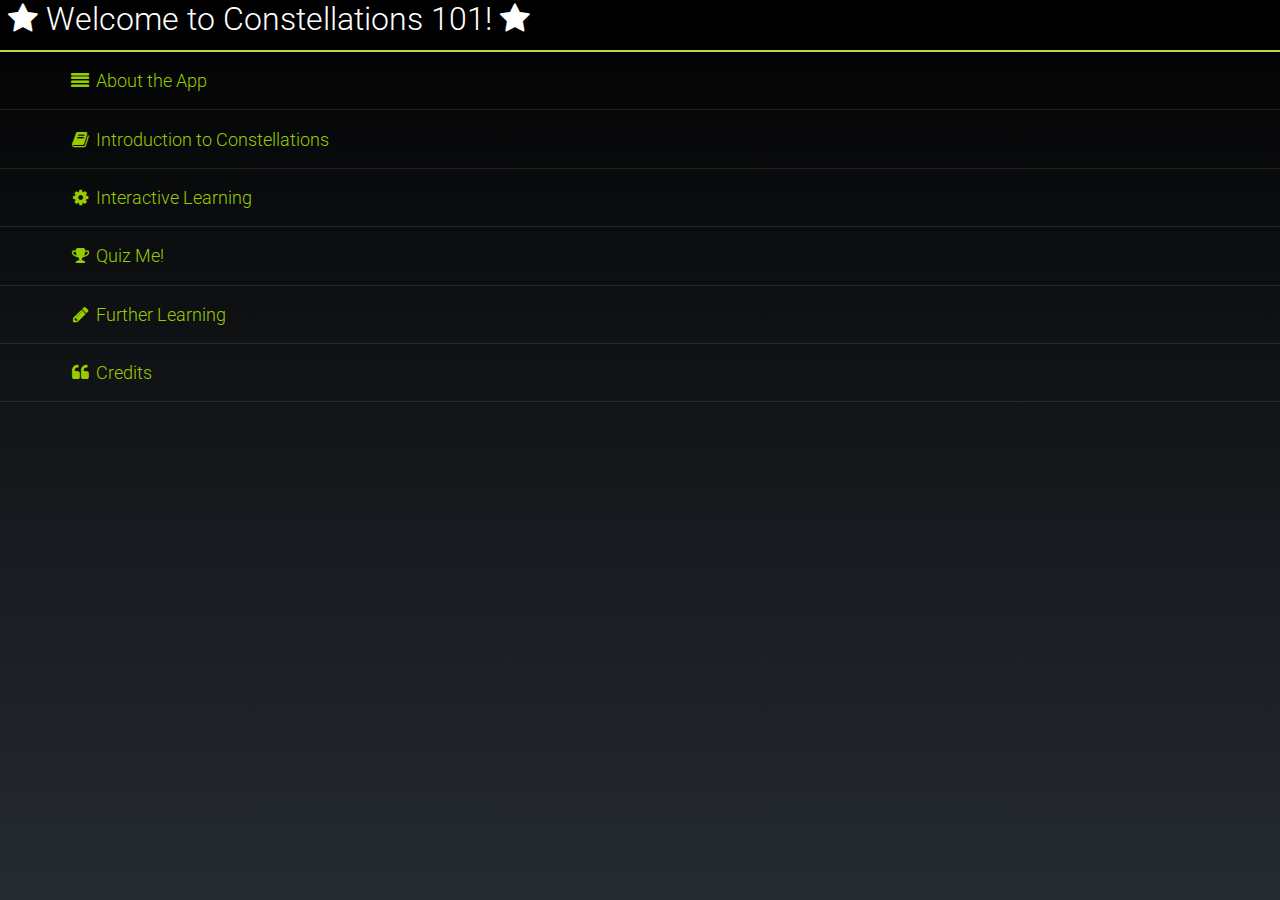
<file: index.html>
<!--

	This page provides navigational links to all other pages of the app.

-->

<!DOCTYPE HTML>

<html manifest = "cache.appcache">    
	<head>

    	<link rel = "shortcut icon" href="./customizedIcon.ico">

        <title>CISC3630 Constellations 101</title>
		<meta name="viewport" content="width=device-width, initial-scale=1.0, maximum-scale=1.0, user-scalable=no" />
		
		<!-- FontAwesome - http://fortawesome.github.io/Font-Awesome/ -->
        <link rel="stylesheet" href="css/font-awesome.min.css" />

		<!-- jQueryMobileCSS - original without styling -->
        <link rel="stylesheet" href="css/jquerymobile.css" />

		<!-- nativeDroid core CSS -->
        <link rel="stylesheet" href="css/jquerymobile.nativedroid.css" />

		<!-- nativeDroid: Light/Dark -->
        <link rel="stylesheet" href="css/jquerymobile.nativedroid.dark.css"  id='jQMnDTheme' />

		<!-- nativeDroid: Color Schemes -->
        <link rel="stylesheet" href="css/jquerymobile.nativedroid.color.green.css" id='jQMnDColor' />

		<!-- jQuery / jQueryMobile Scripts -->
		 <script src="js/jquery-1.9.1.min.js"></script>		 
		 <script src="js/jquery.mobile-1.3.1.min.js"></script>

    </head>
    
    <body>
        
	    <div data-role="page" data-theme='b'>

	        <div data-role="header" data-position="fixed" data-tap-toggle="false" data-theme='b'>
	            &nbsp;&nbsp;<font size="6"><i class='icon-star'></i></a> Welcome to Constellations 101! <i class='icon-star'></i></font>
	        </div>
	        
	        <div data-role="content">

				<ul data-role="listview" data-inset="false" data-icon="false" data-divider-theme="b">
		            <li ><h2>&emsp;&emsp;&emsp;<a href="about.html" data-ajax="false"><i class='icon-align-justify'></i> About the App</a></li>
		            <li><h2>&emsp;&emsp;&emsp;<a href="introductionToConstellations.html" data-ajax="false"><i class='icon-book'></i> Introduction to Constellations</a></h2></li>
		            <li><h2>&emsp;&emsp;&emsp;<a href="interactiveLearning.html" data-ajax="false"><i class='icon-cog'></i> Interactive Learning</a></h2></li>
		            <li><h2>&emsp;&emsp;&emsp;<a href="quiz.html" data-ajax="false"><i class='icon-trophy'></i> Quiz Me!</a></h2></li>
		            <li><h2>&emsp;&emsp;&emsp;<a href="furtherLearning.html" data-ajax="false"><i class='icon-pencil'></i> Further Learning</a></h2></li>
		            <li><h2>&emsp;&emsp;&emsp;<a href="credits.html" data-ajax="false"><i class='icon-quote-left'></i> Credits</a></h2></li>
		        </ul>
	        </div>
	    </div>
    </body>
</html>
</file>
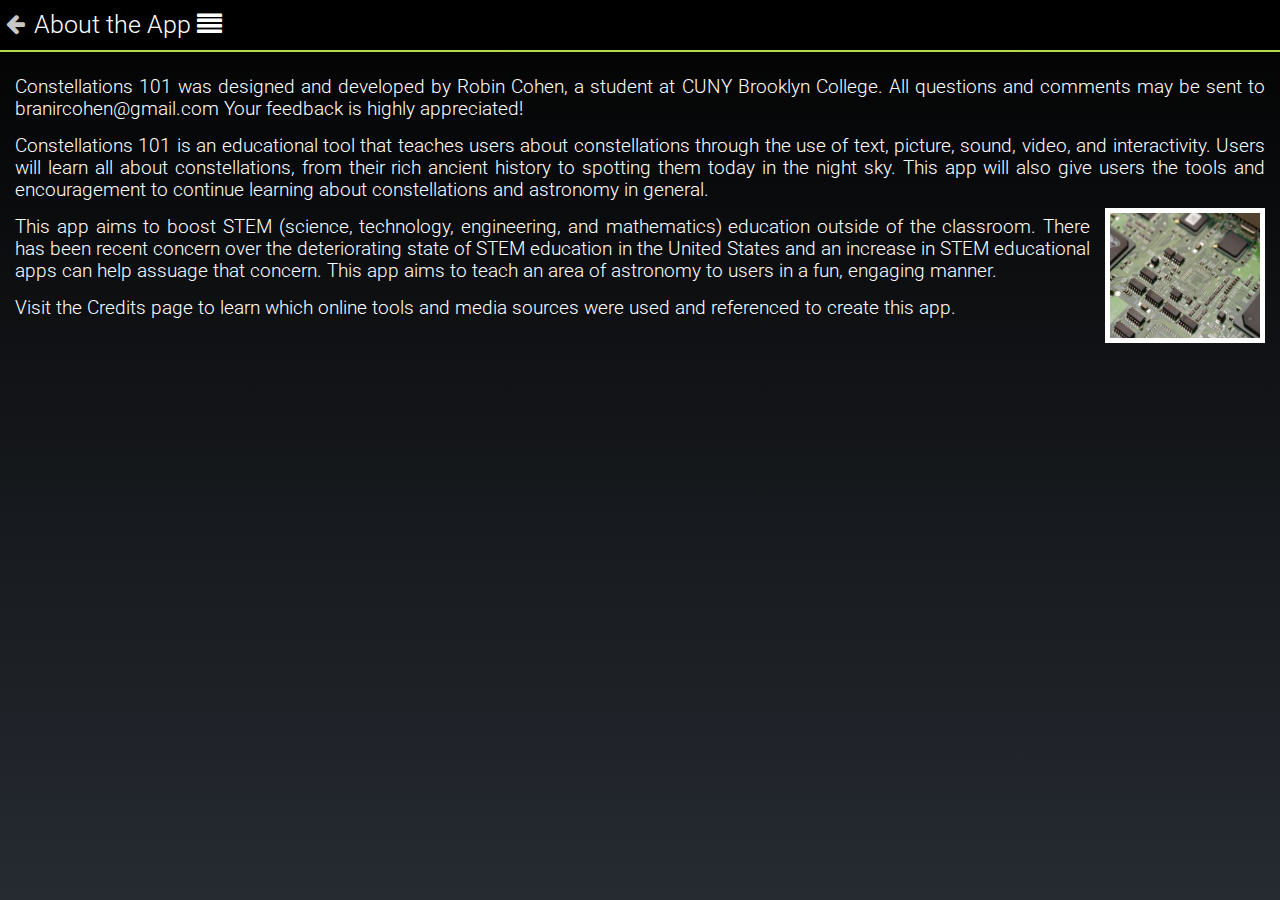
<file: about.html>
<!--

    This page explains:
        what the app is about,
        who developed the app,
        how to contact the developer, and
        the crisis with STEM education

-->

<!DOCTYPE HTML>
<html manifest = "cache.appcache">

    <head>

        <link rel = "shortcut icon" href="./customizedIcon.ico">

        <title>CISC3630 Constellations 101</title>

        <meta name="viewport" content="width=device-width, initial-scale=1.0, maximum-scale=1.0, user-scalable=no" />
		
		<!-- FontAwesome - http://fortawesome.github.io/Font-Awesome/ -->
        <link rel="stylesheet" href="css/font-awesome.min.css" />

		<!-- jQueryMobileCSS - original without styling -->
        <link rel="stylesheet" href="css/jquerymobile.css" />

		<!-- nativeDroid core CSS -->
        <link rel="stylesheet" href="css/jquerymobile.nativedroid.css" />

		<!-- nativeDroid: Light/Dark -->
        <link rel="stylesheet" href="css/jquerymobile.nativedroid.dark.css"  id='jQMnDTheme' />

		<!-- nativeDroid: Color Schemes -->
        <link rel="stylesheet" href="css/jquerymobile.nativedroid.color.green.css" id='jQMnDColor' />

        <!-- jQuery / jQueryMobile Scripts -->
         <script src="js/jquery-1.9.1.min.js"></script>      
         <script src="js/jquery.mobile-1.3.1.min.js"></script>

    </head>
    
    <body style="text-align:justify;">
        
        <div data-role="page" data-theme='b'>


            <div data-role="header" data-position="fixed" data-tap-toggle="false" data-theme='b'>
                <a href="index.html" data-ajax="false"><i class='icon-arrow-left'></i></a>
                <h1>About the App <i class='icon-align-justify'></i></h1>
            </div>
            
            <div data-role="content">

                <div class='inset'>

                    <div style="height:17px;font-size:1px;"> </div> 

                    <h3>Constellations 101 was designed and developed by Robin Cohen, a student at CUNY Brooklyn College. All questions and comments may be sent to branircohen@gmail.com Your feedback is highly appreciated! </h3> 
                    
                    <div style="height:1px;font-size:1px;"> </div>   
                    
                    <h3>Constellations 101 is an educational tool that teaches users about constellations through the use of text, picture, sound, video, and interactivity. Users will learn all about constellations, from their rich ancient history to spotting them today in the night sky. This app will also give users the tools and encouragement to continue learning about constellations and astronomy in general.</h3>
                    
                    <img style="float: right; margin: 0px 0px 15px 15px;" src="css/img/circuit.jpg" alt="NASA Logo" align="left" border="5" solid #000000 width=150 height=125 hspace="20" />
                    
                    <div style="height:1px;font-size:1px;"> </div>
                    
                    <h3>This app aims to boost STEM (science, technology, engineering, and mathematics) education outside of the classroom. There has been recent concern over the deteriorating state of STEM education in the United States and an increase in STEM educational apps can help assuage that concern. This app aims to teach an area of astronomy to users in a fun, engaging manner.</h3>
                    
                    <div style="height:1px;font-size:1px;"> </div> 

                    <h3>Visit the Credits page to learn which online tools and media sources were used and referenced to create this app.</h3>

                </div> 
            </div>
        </div>
    </body>
</html>
</file>
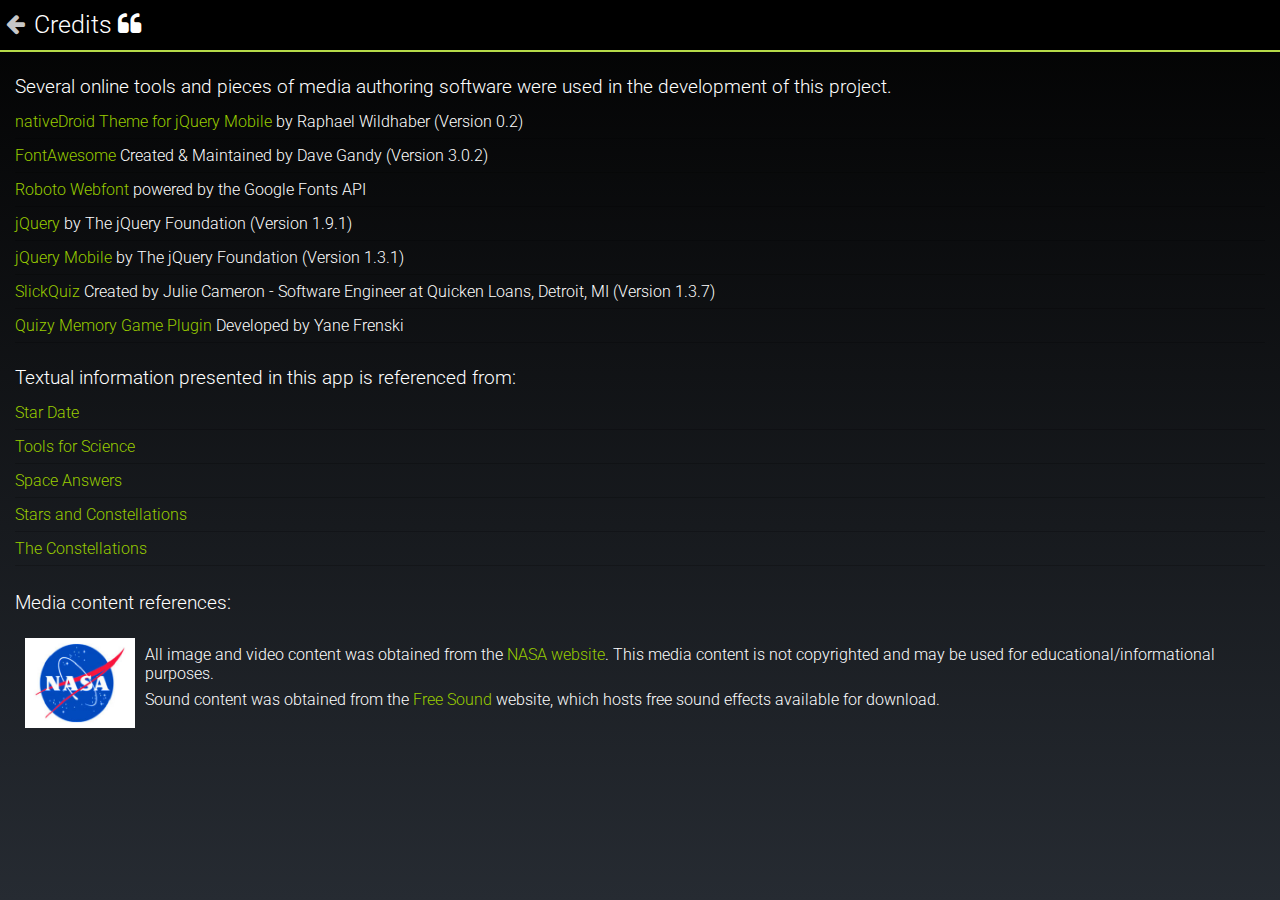
<file: credits.html>
<!-- 

    This page gives credit to the sources from which
        code,
        media content,
        textual information, and
        audio
    were obtained.

--> 

<!DOCTYPE HTML>

<html manifest = "cache.appcache">
    <head>

        <link rel = "shortcut icon" href="./customizedIcon.ico">

        <title>CISC3630 Project</title>
		<meta name="viewport" content="width=device-width, initial-scale=1.0, maximum-scale=1.0, user-scalable=no" />
		
		<!-- FontAwesome - http://fortawesome.github.io/Font-Awesome/ -->
        <link rel="stylesheet" href="css/font-awesome.min.css" />

		<!-- jQueryMobileCSS - original without styling -->
        <link rel="stylesheet" href="css/jquerymobile.css" />

		<!-- nativeDroid core CSS -->
        <link rel="stylesheet" href="css/jquerymobile.nativedroid.css" />

		<!-- nativeDroid: Light/Dark -->
        <link rel="stylesheet" href="css/jquerymobile.nativedroid.dark.css"  id='jQMnDTheme' />

		<!-- nativeDroid: Color Schemes -->
        <link rel="stylesheet" href="css/jquerymobile.nativedroid.color.green.css" id='jQMnDColor' />

        <!-- jQuery / jQueryMobile Scripts -->
        <script src="js/jquery-1.9.1.min.js"></script>      
        <script src="js/jquery.mobile-1.3.1.min.js"></script>
    </head>

    <body>
        
        <div data-role="page" data-theme='b'>

            <div data-role="header" data-position="fixed" data-tap-toggle="false" data-theme='b'>
                <a href="index.html" data-ajax="false"><i class='icon-arrow-left'></i></a>
                <h1>Credits <i class='icon-quote-left'></i></h1>
            </div>
            
            <div data-role="content">   

                <div class='inset'>
        			<div style="height:17px;font-size:1px;"> </div> 

                    <h3>Several online tools and pieces of media authoring software were used in the development of this project.</h3>

        			<ul class='simpleList'data-ajax='false' target='_blank'>
                        <li><a href="http://nativedroid.godesign.ch" data-ajax='false' target='_blank'>nativeDroid Theme for jQuery Mobile</a> by Raphael Wildhaber (Version 0.2)</li>
        				<li><a href='http://fortawesome.github.io/Font-Awesome/' data-ajax='false' target='_blank'>FontAwesome</a> Created &amp; Maintained by Dave Gandy (Version 3.0.2)</li>
        				<li><a href='http://www.google.com/fonts/#QuickUsePlace:quickUse/Family:Roboto' data-ajax='false' target='_blank'>Roboto Webfont</a> powered by the Google Fonts API</li>
                        <li><a href='http://www.jquery.com' data-ajax='false' target='_blank'>jQuery</a> by The jQuery Foundation (Version 1.9.1)</li>
        				<li><a href='http://www.jquerymobile.com' data-ajax='false' target='_blank'>jQuery Mobile</a> by The jQuery Foundation (Version 1.3.1)</li>
                        <li><a href='http://www.github.com/QuickenLoans/SlickQuiz' data-ajax='false' target='_blank'>SlickQuiz</a> Created by Julie Cameron - Software Engineer at Quicken Loans, Detroit, MI (Version 1.3.7)</li>
                        <li><a href='https://github.com/frenski/quizy-memorygame' data-ajax='false' target='_blank'>Quizy Memory Game Plugin</a> Developed by Yane Frenski</li>
        			</ul>
                        
                    <div style="height:17px;font-size:1px;"> </div> 

                    <h3>Textual information presented in this app is referenced from:</h3>
                    <ul class='simpleList'data-ajax='false' target='_blank'>
                        <li><a href='http://stardate.org/nightsky/constellations' data-ajax='false' target='_blank'>Star Date</a></li>

                        <li><a href='http://www.physics.csbsju.edu/astro/asp/constellation.faq.html' data-ajax='false' target='_blank'>Tools for Science</a></li>

                        <li><a href='http://www.spaceanswers.com/astronomy/what-is-a-constellation/' data-ajax='false' target='_blank'>Space Answers</a> </li>
                        
                        <li><a href='http://www.astro.wisc.edu/~dolan/constellations/' data-ajax='false' target='_blank'>Stars and Constellations</a> </li>

                        <li><a href='http://www.dibonsmith.com/constel.htm' data-ajax='false' target='_blank'>The Constellations</a> </li>
                    </ul><br/>

                    <h3>Media content references:</h3>
                    
                    <div style="height:17px;font-size:1px;"> </div> 

                    <img src="css/img/nasa.jpg" alt="NASA Logo" align="left" border="5" solid #000000 height="80" width="100"hspace="10" />
                    
                    <h4>All image and video content was obtained from the <a href='http://www.nasa.gov' data-ajax='false' target='_blank'>NASA website</a>. This media content is not copyrighted and may be used for educational/informational purposes.</h4>

                    <h4> Sound content was obtained from the <a href='http://www.freesound.org/' data-ajax='false' target='_blank'> Free Sound</a> website, which hosts free sound effects available for download.</h4><br></br>
                </div>   
            </div>
        </div>
    </body>
</html>
</file>
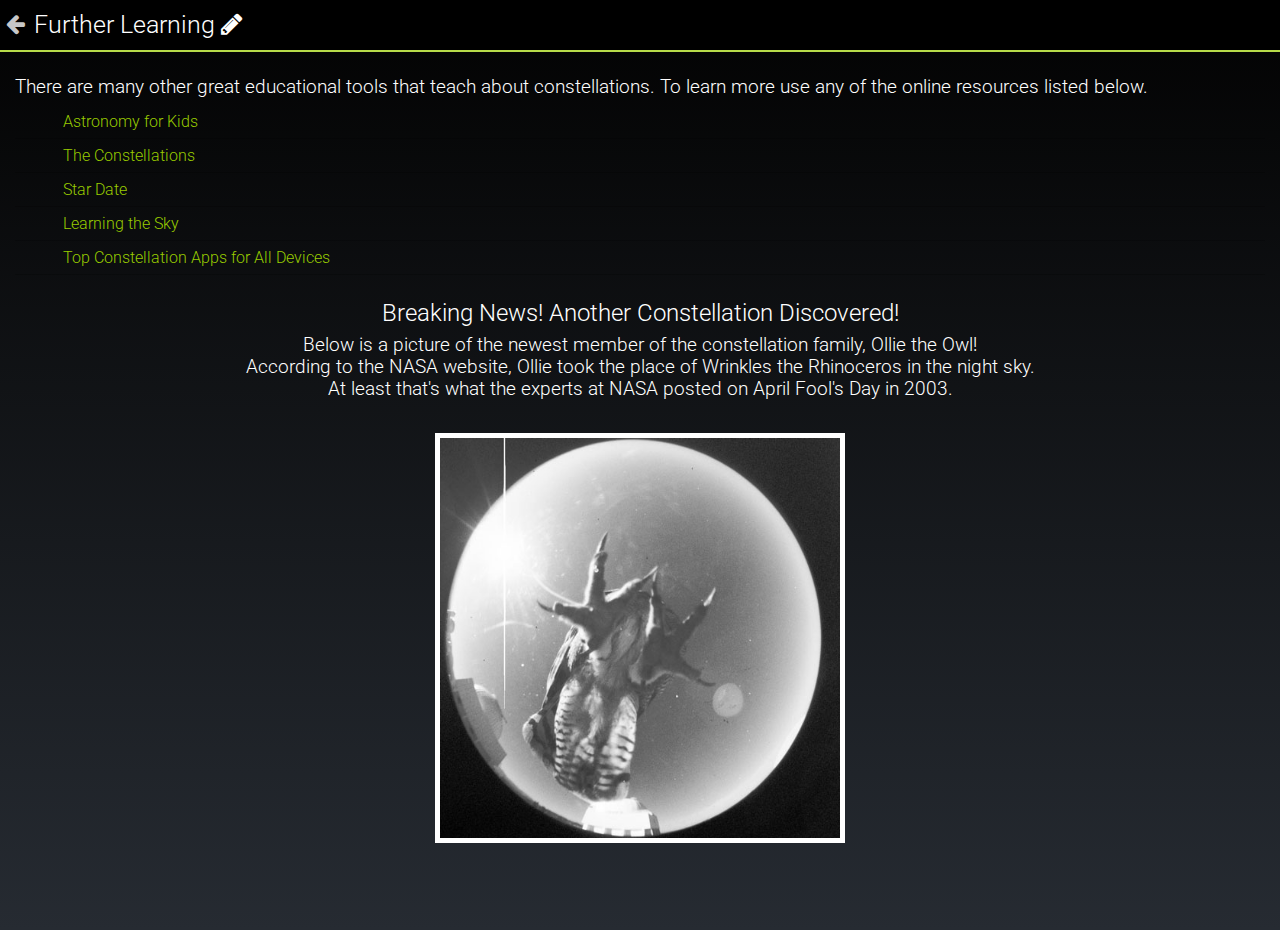
<file: furtherLearning.html>
<!--

    This page provides links to online tools for learning more about constellations.

-->

<!DOCTYPE HTML>

<html manifest = "cache.appcache">
    <head>

        <link rel = "shortcut icon" href="./customizedIcon.ico">

        <title>CISC3630 Constellations 101</title>
		<meta name="viewport" content="width=device-width, initial-scale=1.0, maximum-scale=1.0, user-scalable=no" />
		
		<!-- FontAwesome - http://fortawesome.github.io/Font-Awesome/ -->
        <link rel="stylesheet" href="css/font-awesome.min.css" />

		<!-- jQueryMobileCSS - original without styling -->
        <link rel="stylesheet" href="css/jquerymobile.css" />

		<!-- nativeDroid core CSS -->
        <link rel="stylesheet" href="css/jquerymobile.nativedroid.css" />

		<!-- nativeDroid: Light/Dark -->
        <link rel="stylesheet" href="css/jquerymobile.nativedroid.dark.css"  id='jQMnDTheme' />

		<!-- nativeDroid: Color Schemes -->
        <link rel="stylesheet" href="css/jquerymobile.nativedroid.color.green.css" id='jQMnDColor' />

        <!-- jQuery / jQueryMobile Scripts -->
        <script src="js/jquery-1.9.1.min.js"></script>      
        <script src="js/jquery.mobile-1.3.1.min.js"></script>

    </head>

    <body>

        <div data-role="page" data-theme='b'>

            <div data-role="header" data-position="fixed" data-tap-toggle="false" data-theme='b'>
                <a href="index.html" data-ajax="false"><i class='icon-arrow-left'></i></a>
                <h1>Further Learning <i class='icon-pencil'></i></h1>
            </div>
            
            <div data-role="content">   

                <div class='inset'>

                    <div style="height:17px;font-size:1px;"> </div> 

                    <h3>There are many other great educational tools that teach about constellations. To learn more use any of the online resources listed below.</h3>

                    <ul class='simpleList'data-ajax='false' target='_blank'>
                        <li>&emsp;&emsp;&emsp;<a href='http://www.ducksters.com/science/physics/constellations.php'>Astronomy for Kids</a></li>
                        <li>&emsp;&emsp;&emsp;<a href='http://www.dibonsmith.com/constel.htm'>The Constellations</a></li>
                        <li>&emsp;&emsp;&emsp;<a href='http://stardate.org/nightsky/constellations'>Star Date</a></li>
                        <li>&emsp;&emsp;&emsp;<a href='http://www.synapticsystems.com/sky/learnsky.html'>Learning the Sky</a></li>
                        <li>&emsp;&emsp;&emsp;<a href='http://appcrawlr.com/ios-apps/best-apps-learning-the-constellations'>Top Constellation Apps for All Devices</a></li>
                    </ul>

                </div>

                <div class='inset' align='center'>
                    
                    <div style="height:17px;font-size:1px;"> </div> 

                	<h2>Breaking News! Another Constellation Discovered!</h2>
                    <h3>Below is a picture of the newest member of the constellation family, Ollie the Owl! <br/>
                        According to the NASA website, Ollie took the place of Wrinkles the Rhinoceros in the night sky. <br/>
                        At least that&#39;s what the experts at NASA posted on April Fool&#39;s Day in 2003.</h3><br/>

                    <p align="center"><img src="css/img/ollie.jpg" alt="ollie" border="5" solid #000000 width="400" height="400"></p>
                    <br></br><br></br>
                </div>
            </div>
        </div>
    </body>
</html>
</file>
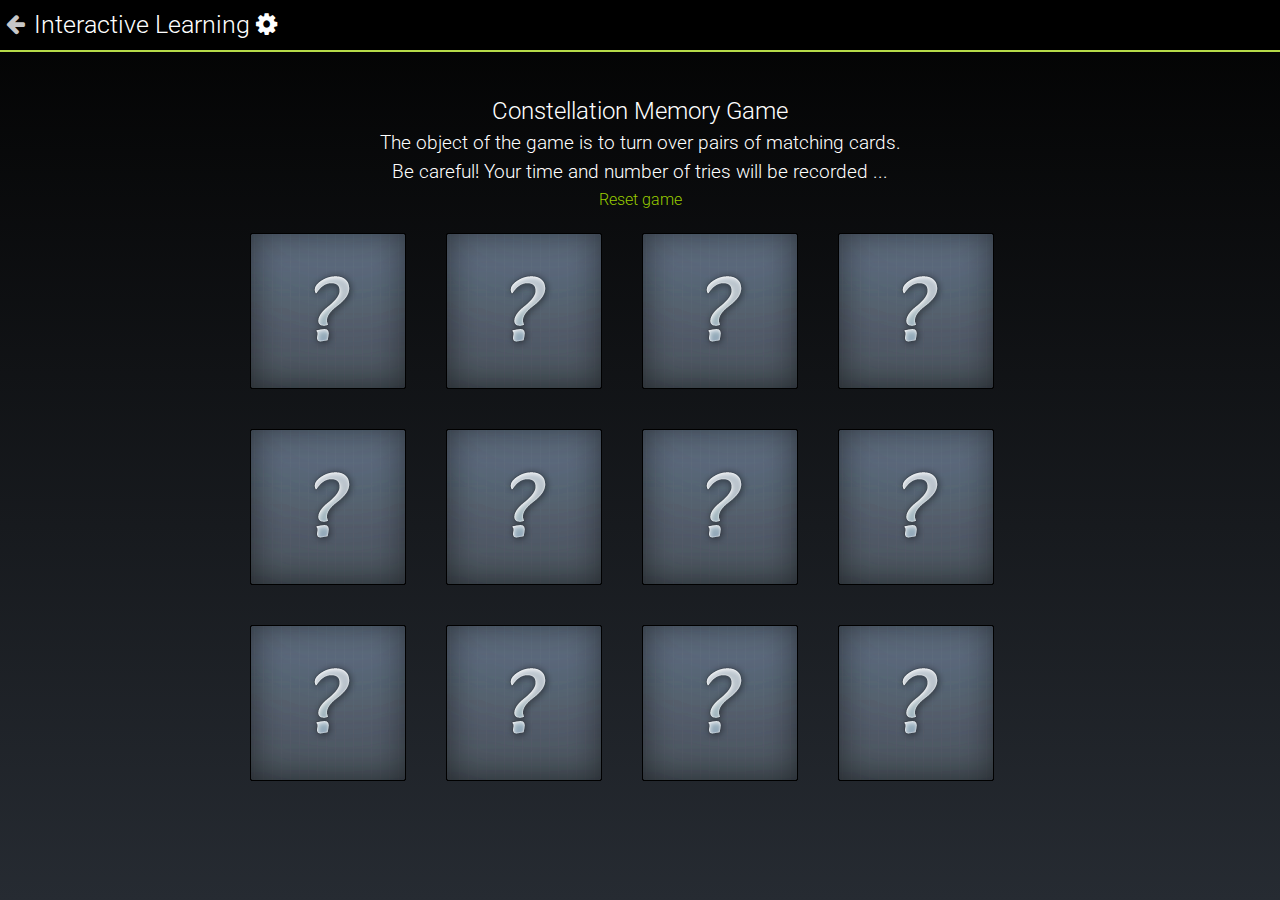
<file: interactiveLearning.html>
<!--

  This page helps the user become familiar with constellation patterns by playing a memory matching game.

-->

<!DOCTYPE HTML>

<html manifest = "cache.appcache">
  <head>

    <link rel = "shortcut icon" href="./customizedIcon.ico">

    <meta charset="utf-8">
    <meta http-equiv="X-UA-Compatible" content="IE=edge,chrome=1">
    <title>Matching Constellation Game</title>
    <meta name="description" content="Quizy jquery plugin for creating memory game (concentration gaim, pairs game)">
    <meta name="keywords" content="jquery plugin, memory game, concentration, pairs game, javascript, jquery" />

    <meta name="viewport" content="width=device-width">
    <link rel="stylesheet" href="css/quizymemorygame.css" />

    <!-- FontAwesome - http://fortawesome.github.io/Font-Awesome/ -->
    <link rel="stylesheet" href="css/font-awesome.min.css" />

    <!-- jQueryMobileCSS - original without styling -->
    <link rel="stylesheet" href="css/jquerymobile.css" />

    <!-- nativeDroid core CSS -->
    <link rel="stylesheet" href="css/jquerymobile.nativedroid.css" />

    <!-- nativeDroid: Light/Dark -->
    <link rel="stylesheet" href="css/jquerymobile.nativedroid.dark.css"  id='jQMnDTheme' />

    <!-- nativeDroid: Color Schemes -->
    <link rel="stylesheet" href="css/jquerymobile.nativedroid.color.green.css" id='jQMnDColor' />
    
    <!-- jQuery / jQueryMobile Scripts -->
    <script src="js/jquery-1.7.1.min.js"</script>
    <script src="js/jQuery-v1.7.1.js"></script>
    <script src="js/jquery-ui-1.8.17.custom.min.js"></script>
    <script src="js/jquery.flip.min.js"></script>
    <script src="js/jquery.quizymemorygame.js"></script>
    <script src="js/jquery.mobile-1.3.1.min.js"></script>

    <style>
      body{
        font-family:Helvetica, Arial, Verdana;
        text-align: center;
      }
            
      #tutorial-memorygame{
        margin:auto;
        width:780px;
      }
            
      .text-style1{
        font-size:14pt;
        color:#56605f;
        font-weight:normal;
        text-shadow: 1px 1px 1px #fff;
        margin:0;
        line-height:24pt;
      }
            
      .reset-button{
        margin: 0 0 1.5em 0;
      }      
    </style>

  </head>

  <body style="background:rgb(38, 43, 50)">

    <div data-role="page" data-theme='b'>

      <div data-role="header" data-position="fixed" data-tap-toggle="false" data-theme='b'>
            <a href="index.html" data-ajax="false"><i class='icon-arrow-left'></i></a>
            <h1>Interactive Learning <i class='icon-cog'></i></h1>
      </div>
      
      <div data-role="content"> 
          <br></br>

          <h2>Constellation Memory Game</h2>
          <h3>The object of the game is to turn over pairs of matching cards.</h3>
          <h3>Be careful! Your time and number of tries will be recorded ... </h3>
      
          <div class="reset-button">
            <a id="restart" href="">Reset game</a>
          </div>
    
          <div id="tutorial-memorygame" class="quizy-memorygame">
          <ul>
              <li class="match1"><img src="css/img/auriga.png" alt = "Auriga" width="150px" height="150px" border="5"></li>
              <li class="match2"><img src="css/img/orion.png" alt="Orion" width="150px" height="150px" border="5"></li>
              <li class="match3"><img src="css/img/canisMinor.png" alt="Canis Minor" width="150px" height="150px" border="5"></li>
              <li class="match4"><img src="css/img/delphinus.png" alt="Delphinus" width="150px" height="150px" border="5"></li>
              <li class="match5"><img src="css/img/andromeda.png" alt="Andromeda" width="150px" height="150px" border="5"></li>
              <li class="match6"><img src="css/img/canisMajor.png" alt="Canis Major" width="150px" height="150px" border="5"></li>

              <li class="match1"><img src="css/img/auriga.png" alt="Auriga" width="150px" height="150px" border="5"></li>              
              <li class="match2"><img src="css/img/orion.png" alt="Orion" width="150px" height="150px" border="5"></li>
              <li class="match3"><img src="css/img/canisMinor.png" alt="Canis Minor" width="150px" height="150px" border="5"></li>
              <li class="match4"><img src="css/img/delphinus.png" alt="Delphinus" width="150px" height="150px" border="5"></li>
              <li class="match5"><img src="css/img/andromeda.png" alt="Andromeda" width="150px" height="150px" border="5"></li>
              <li class="match6"><img src="css/img/canisMajor.png" alt="Canis Major" width="150px" height="150px" border="5"></li>
          </ul>
      </div>      
    </div>

    <script>
    
      var quizyParams = {itemWidth: 156, itemHeight: 156, itemsMargin:40, colCount:4, animType:'flip' , flipAnim:'tb', animSpeed:250, resultIcons:true, randomised:true }; 
      $('#tutorial-memorygame').quizyMemoryGame(quizyParams);
      $('#restart').click(function(){
        $('#tutorial-memorygame').quizyMemoryGame('restart');
        return false;
      });

    </script>
  </body>
</html>
</file>
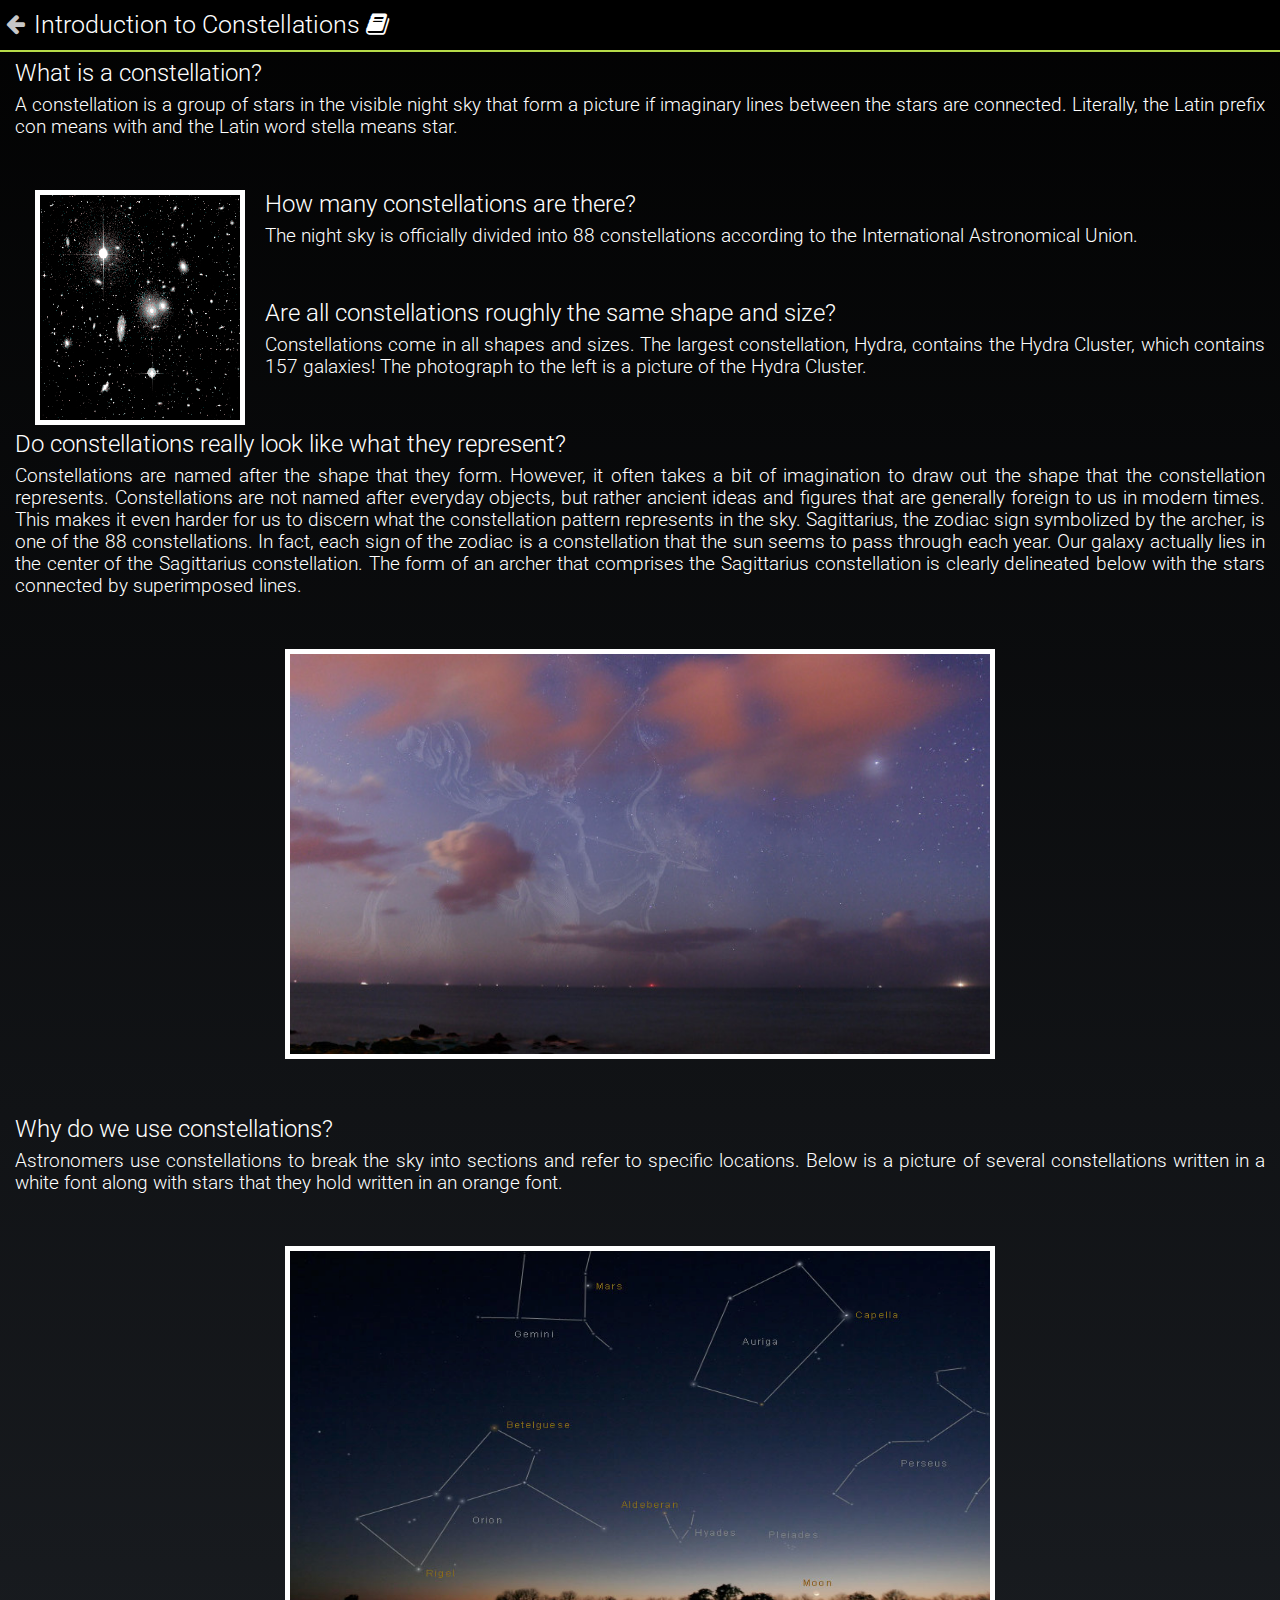
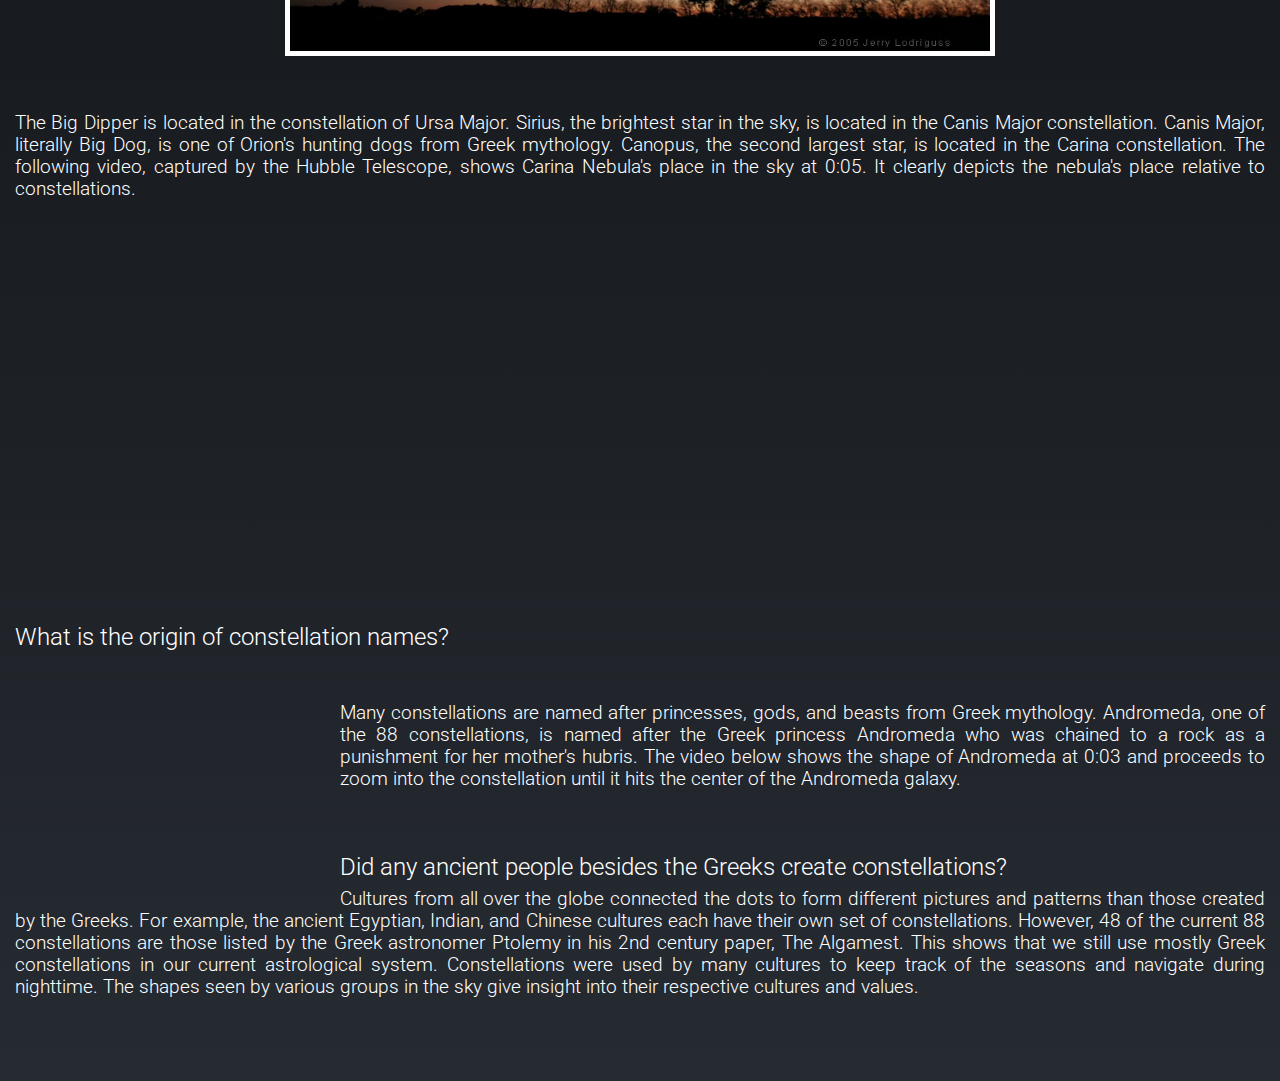
<file: introductionToConstellations.html>
<!--

  This page introduces the user to constellations through the following mediums:
    text,
    sound,
    picture, and
    video

-->

<!DOCTYPE HTML>

<html manifest = "cache.appcache">

  <head>
    <link rel = "shortcut icon" href="./customizedIcon.ico">
    <title>CISC3630 Constellations 101</title>
		<meta name="viewport" content="width=device-width, initial-scale=1.0, maximum-scale=1.0, user-scalable=no" />
		
		<!-- FontAwesome - http://fortawesome.github.io/Font-Awesome/ -->
    <link rel="stylesheet" href="css/font-awesome.min.css" />

		<!-- jQueryMobileCSS - original without styling -->
    <link rel="stylesheet" href="css/jquerymobile.css" />

		<!-- nativeDroid core CSS -->
    <link rel="stylesheet" href="css/jquerymobile.nativedroid.css" />

		<!-- nativeDroid: Light/Dark -->
    <link rel="stylesheet" href="css/jquerymobile.nativedroid.dark.css"  id='jQMnDTheme' />

		<!-- nativeDroid: Color Schemes -->
    <link rel="stylesheet" href="css/jquerymobile.nativedroid.color.green.css" id='jQMnDColor' />

    <!-- jQuery / jQueryMobile Scripts -->
    <script src="js/jquery-1.9.1.min.js"></script>    
    <script src="js/jquery.mobile-1.3.1.min.js"></script>
     
  </head> 
    
  <body style="text-align:justify;">
        
    <div data-role="page" data-theme='b'>

      <div data-role="header" data-position="fixed" data-tap-toggle="false" data-theme='b'>
        <a href="index.html" data-ajax="false"><i class='icon-arrow-left'></i></a>
        <h1>Introduction to Constellations <i class='icon-book'></i></h1>
      </div>
        
      <div data-role="content">
        <div class='inset'>
          <audio autoplay="autoplay" ><source src="css/img/twinkle.wav"/></audio>

          <p><h2>What is a constellation?</h2>
          <h3>A constellation is a group of stars in the visible night sky that form a picture if imaginary lines between the stars are connected. Literally, the Latin prefix con means with and the Latin word stella means star. </h3></p>

          <br></br>
    
          <p><h2><img src="css/img/hydraCluster.gif" alt="Hydra Cluster" width="200" height="225" align="left" border="5" solid #000000 hspace="20"> How many constellations are there?</h2>
          <h3>The night sky is officially divided into 88 constellations according to the International Astronomical Union. </h3></p>

          <br></br>

          <p><h2>Are all constellations roughly the same shape and size?</h2>
          
          <h3>Constellations come in all shapes and sizes. The largest constellation, Hydra, contains the Hydra Cluster, which contains 157 galaxies! The photograph to the left is a picture of the Hydra Cluster.</h3></p>

          <br></br>

          <h2>Do constellations really look like what they represent?</h2>
          <p ><h3>Constellations are named after the shape that they form. However, it often takes a bit of imagination to draw out the shape that the constellation represents. Constellations are not named after everyday objects, but rather ancient ideas and figures that are generally foreign to us in modern times. This makes it even harder for us to discern what the constellation pattern represents in the sky.
          Sagittarius, the zodiac sign symbolized by the archer, is one of the 88 constellations. In fact, each sign of the zodiac is a constellation that the sun seems to pass through each year. Our galaxy actually lies in the center of the Sagittarius constellation. The form of an archer that comprises the Sagittarius constellation is clearly delineated below with the stars connected by superimposed lines.</h3></p>

          <br></br>
          <p align="center"><img src="css/img/sagittarius.png" alt="Constellations and Cloudy Skies" border="5" solid #000000 width="700" height="400"></p>

          <br></br>

          <p><h2>Why do we use constellations?</h2>
          <h3>Astronomers use constellations to break the sky into sections and refer to specific locations.  Below is a picture of several constellations written in a white font along with stars that they hold written in an orange font.</h3></p>
          
          <br></br>

          <p align="center"><img src="css/img/constellationPatterns.png" alt="Construction of Constellations" border="5" solid #000000 width="700" height="400"></p>

          <br></br>
          <p><h3>The Big Dipper is located in the constellation of Ursa Major. Sirius, the brightest star in the sky, is located in the Canis Major constellation. Canis Major, literally Big Dog, is one of Orion's hunting dogs from Greek mythology. Canopus, the second largest star, is located in the Carina constellation. The following video, captured by the Hubble Telescope, shows Carina Nebula's place in the sky at 0:05. It clearly depicts the nebula's place relative to constellations. </h3></p>

          <br></br>
          
          <p align="center"><iframe width="560" height="315" src="http://www.youtube.com/embed/zsVrkSGw5cg" frameborder="0" allowfullscreen > </iframe></p>

          <br></br>

          <h2>What is the origin of constellation names?</h2>

          <h3><p align="left" style="float: left; margin: 0px 0px 15px 15px;" ><iframe style="padding:10px 15px 15px 15px;" width="280" height="200" src="http://www.youtube.com/embed/tsTODjZGM58" frameborder="0" allowfullscreen  hspace="1000" vspace="100"> </iframe></p>
          
          <br></br>     
          
          Many constellations are named after princesses, gods, and beasts from Greek mythology. Andromeda, one of the 88 constellations, is named after the Greek princess Andromeda who was chained to a rock as a punishment for her mother&#39;s hubris. The video below shows the shape of Andromeda at 0:03 and proceeds to zoom into the constellation until it hits the center of the Andromeda galaxy.</h3></p>


          <p><h2><br></br> Did any ancient people besides the Greeks create constellations?</h2>
          <h3>Cultures from all over the globe connected the dots to form different pictures and patterns than those created by the Greeks. For example, the ancient Egyptian, Indian, and Chinese cultures each have their own set of constellations. However, 48 of the current 88 constellations are those listed by the Greek astronomer Ptolemy in his 2nd century paper, The Algamest. This shows that we still use mostly Greek constellations in our current astrological system. 

          Constellations were used by many cultures to keep track of the seasons and navigate during nighttime. The shapes seen by various groups in the sky give insight into their respective cultures and values. </h3></p>

          <br></br><br></br>
        
        </div>
      </div>
    </div>
  </body>
</html>
</file>
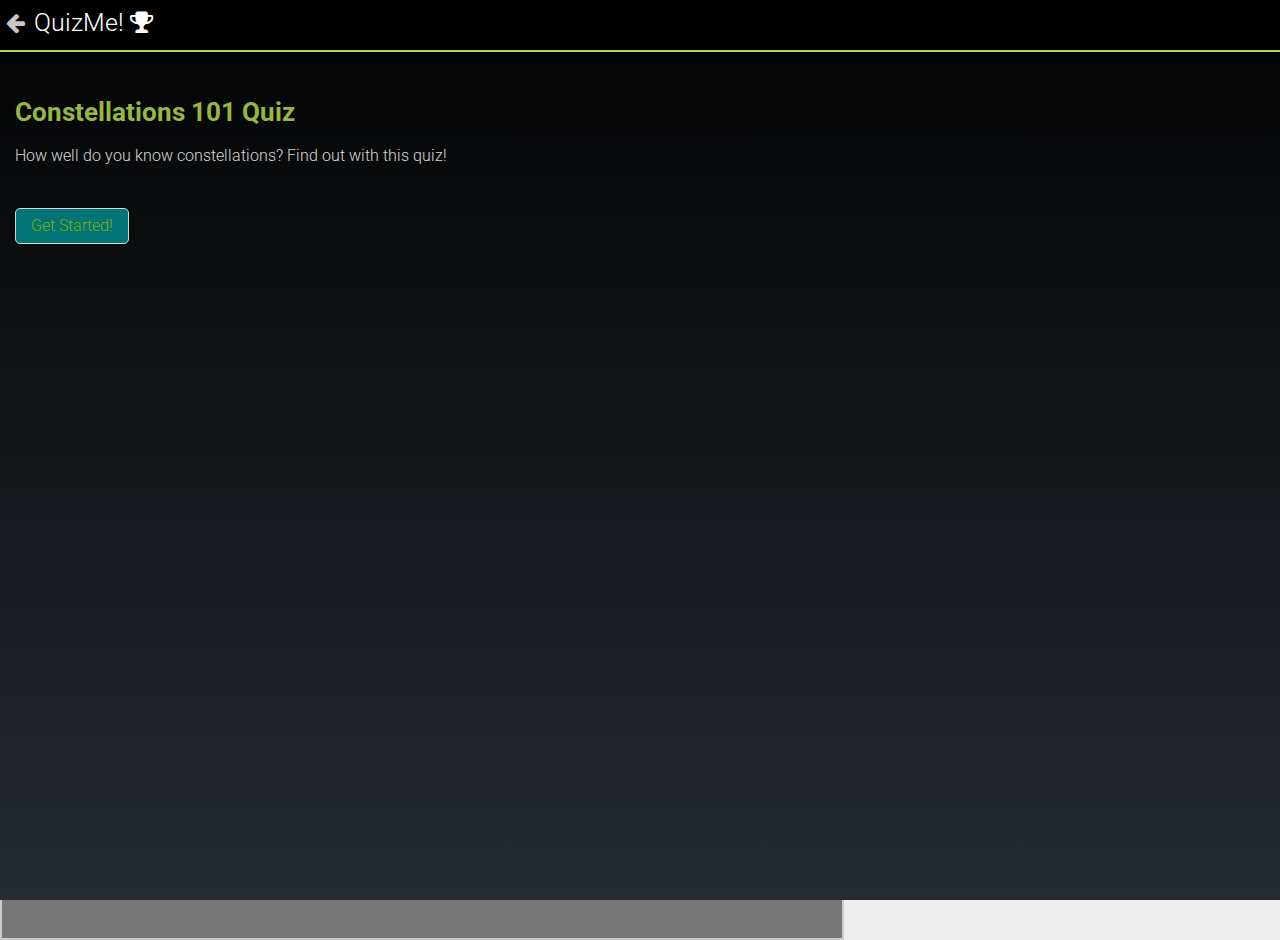
<file: quiz.html>
<!--

    This page quizzes the user on information provided throughout the app and gives a running score at the end.

-->

<!DOCTYPE html>

<html manifest = "cache.appcache">
    <head>

        <link rel = "shortcut icon" href="./customizedIcon.ico">
        <meta name="viewport" content="width=device-width, initial-scale=1.0, maximum-scale=1.0, user-scalable=no" />
        <title>QuizMe!</title>

        <!-- FontAwesome - http://fortawesome.github.io/Font-Awesome/ -->
        <link rel="stylesheet" href="css/font-awesome.min.css" />

        <!-- jQueryMobileCSS - original without styling -->
        <link rel="stylesheet" href="css/jquerymobile.css" />

        <!-- nativeDroid core CSS -->
        <link rel="stylesheet" href="css/jquerymobile.nativedroid.css" />

        <!-- nativeDroid: Light/Dark -->
        <link rel="stylesheet" href="css/jquerymobile.nativedroid.dark.css"  id='jQMnDTheme' />

        <!-- nativeDroid: Color Schemes -->
        <link rel="stylesheet" href="css/jquerymobile.nativedroid.color.green.css" id='jQMnDColor' />

        <!-- jQuery / jQueryMobile Scripts -->
        <script src="js/jquery-1.9.1.min.js"></script>      
        <script src="js/jquery.mobile-1.3.1.min.js"></script>
        <script src="js/slickQuiz-config.js"></script>
        <script src="js/slickQuiz.js"></script>
        <script src="js/master.js"></script>
         
        <link href="css/reset.css" media="screen" rel="stylesheet" type="text/css">
        <link href="css/slickQuiz.css" media="screen" rel="stylesheet" type="text/css">
        <link href="css/master.css" media="screen" rel="stylesheet" type="text/css">       
    </head>

    <body>

        <div data-role= "page" data-theme='b'>

            <div data-role="header" data-position="fixed" data-tap-toggle="false" data-theme='b'>
                <a href="./index.html" data-ajax="false"><i class='icon-arrow-left'></i></a>
                <h1><font color="white">QuizMe! <i class='icon-trophy'></i></font></h1>                
            </div>
            <br></br>
            <div class="inset" id="slickQuiz">
                <h1 class="quizName"><!-- where the quiz name goes --></h1>
                
                <div class="quizArea">
                    <div class="quizHeader">
                        <!-- where the quiz main copy goes -->
                        <a class="button startQuiz" href="#">Get Started!</a>
                    </div>
                    <!-- where the quiz gets built -->
                </div>

                <div class="quizResults">
                    <h3 class="quizScore">You Scored: <span><!-- where the quiz score goes --></span></h3>
                    <h3 class="quizLevel"><strong>Ranking:</strong> <span><!-- where the quiz ranking level goes --></span></h3>
                    <div class="quizResultsCopy">
                        <!-- where the quiz result copy goes -->
                    </div>
                </div>
            </div>
        </div>
    </body>
</html>
</file>
<file: css/quizymemorygame.css>
/*
 CSS for Memogry game plugin
 Author: Yane Frenski
*/

/* the stle for the wrapper element */
.quizy-memorygame{
  position:relative;
  width:100%;
}

/* styles of the card to show */
.quizy-memorygame .mgcard-show{
  width:156px;
  height:156px;
  background:url('img/mg-mcard.png');
}

.quizy-memorygame .quizy-mg-item{
  position:absolute;
  cursor:pointer;
  text-align:center;
}

.quizy-memorygame .quizy-mg-item .quizy-mg-item-bottom, .quizy-memorygame .quizy-mg-item .quizy-mg-item-top{
  position:absolute;
  top:0;
  left:0;
  text-align:center;
}

.quizy-mg-item .quizy-mg-item-top{
  background:url('img/quizy-mg-item-top.png');
}

/* styles for the popup notifications */
.quizy-mg-notification-fly{
  width:90px;
  height:90px;
  position:absolute;
  z-index:1000;
  display:none;
  -moz-box-shadow: 0px 2px 2px rgba(0,0,0,0.3);
  -webkit-box-shadow: 0px 2px 2px rgba(0,0,0,0.3);
  box-shadow: 0px 2px 2px rgba(0,0,0,0.3);
}

.quizy-mg-notification-fly-neg{
  background:url('img/quizy-mg-notif-neg.png');
}

.quizy-mg-notification-fly-pos{
  background:url('img/quizy-mg-notif-pos.png');
}

/* styles for the game summary */
#quizy-game-summary {
  width:300px;
  height:160px;
  position:absolute;
  z-index:1001;
  background: #515b69;
  box-shadow: rgba(0,0,0,0.7) 0 0 4px, inset 0 0 20px rgba(0, 0, 0, 0.4);;
  border:1px solid #000;
  display:none;
  text-align: center;
}

#quizy-game-summary div.gs-column{
  width:75px;
  float:left;
  padding:10px 0 10px 20px;
  color:#fff;
  text-shadow: 1px 1px 1px rgba(0,0,0, 0.5);
  text-align:center;
}

#quizy-game-summary #gs-column1{
  font-size:16px;
  padding-top:30px;
}

#quizy-game-summary #gs-column2{
  font-size:12px;
  padding-top: 65px;
  background:url('img/mg-timeicon.png') no-repeat 70% 25%;
}

#quizy-game-summary #gs-column3{
  font-size:12px;
  padding-top: 65px;
  background:url('img/mg-clickicon.png') no-repeat 70% 25%;
}


#quizy-game-summary #gs-closebut,
#quizy-game-summary #gs-replaybut{
  display: inline-block;
  margin-top: 10px;
  width: 70px;
  padding: 10px;
  text-align: center;
  background: #333300;
  cursor: pointer;
}

#quizy-game-summary #gs-closebut:hover, 
#quizy-game-summary #gs-replaybut:hover{
  background: #fff;
}

#quizy-game-summary #gs-replaybut{
  margin-right: 20px;
}

.quizy-game-clear{
  clear: both;
}
</file>
<file: css/master.css>
/* QUIZ STYLES */
/* Styles to prettify the quiz page */

html {
    background: #eee;
}

body {
    width: 800px;
    margin: 0 auto;
    border: 2px solid #ccc;
    border-top: none;
    background: #fff;
    padding: 20px;
    font-family: Trebuchet, Arial,Helvetica,sans-serif;
    font-size: 16px;
    color: #353535;
    line-height: 1.5em;
}

h1,h2,h3,h4,h5,h6 {font-weight: bold;}

h1 {
    font-size: 26px;
    margin: 0 0 20px;
    color: #b6db49;
}
h2 {
    font-size: 22px;
    margin: 15px 0;
}
h3 {
    font-size: 18px;
    margin: 15px 0 10px;
}
h4 {
    font-size: 16px;
    margin: 10px 0;
}
h5 {
    font-size: 14px;
    margin: 10px 0 5px;
}
h6 {
    font-size: 12px;
    margin: 5px 0;
}

strong { font-weight: bold; }
em { font-style: italic; }
ul { list-style-type: circle; }
ol { list-style-type: decimal; }
ol li { list-style-type: decimal; margin-left: 20px; }

.button {
    float: left;
    width: auto;
    padding: 5px 15px;
    color:#ffffff;
    background-color:darkcyan;
    border: 1px solid #fff;
    -webkit-border-radius: 5px;
    -moz-border-radius: 5px;
    border-radius: 5px;
	text-decoration: none;
}
.button:hover {
    background-color:darkslategray;
}

.startQuiz {
    margin-top: 40px;
}

.tryAgain {
    margin: 20px 0;
}

/* clearfix */
.quizArea, .quizResults {
    zoom: 1;
}
.quizArea:before, .quizArea:after, .quizResults:before, .quizResults:after {
    content: "\0020";
    display: block;
    height: 0;
    visibility: hidden;
    font-size: 0;
}
.quizArea:after, .quizResults:after {
    clear: both;
}

.questionCount {
    font-size: 14px;
    font-style: italic;
}
.questionCount span {
    font-weight: bold;
}

ol.questions {
    margin-top: 20px;
    margin-left: 0;
}
ol.questions li {
    margin-left: 0;
}

ul.answers {
    margin-left: 20px;
    margin-bottom: 20px;
}

ul.responses li {
    margin: 10px 20px 20px;
}
ul.responses li p span {
    display: block;
    font-weight: bold;
    font-size: 18px;
}
ul.responses li.correct p span {
    color: #6C9F2E;
}ul.responses li.incorrect p span {
    color: #B5121B;
}

.quizResults h3 {
    margin: 0;
}
.quizResults h3 span {
    font-weight: normal;
    font-style: italic;
}
.quizResultsCopy {
    clear: both;
    margin-top: 20px;
}
</file>
<file: css/jquerymobile.nativedroid.css>
@import url("http://fonts.googleapis.com/css?family=Roboto:400,100,300,500,700");

a {
	text-decoration: none;
}

.ui-page {
	font-family: "Roboto", sans-serif;
	font-weight: 300;
}

.ui-content {
	padding: 0px;
}

.ui-content .ui-listview-inset, .ui-panel-inner .ui-listview-inset,.ui-content .ui-listview, .ui-panel-inner .ui-listview {
	margin: 0;
}

.ui-header {
	z-index: 9999;
	padding: 7px 15px 7px 25px;
	padding: 0px 0px 0px 0px;
	min-height: 50px;
}

.ui-header.noborder {
	border-bottom: 2px solid transparent !important;
}

.ui-header-fixed {
	top: 0px;
}

.ui-header-fixed .ui-btn-left, .ui-header-fixed .ui-btn-right {
	top: 3px;
}

.ui-header .ui-btn-left, .ui-header .ui-btn-right, .ui-footer .ui-btn-left, .ui-footer .ui-btn-right,.ui-header-fixed.ui-fixed-hidden .ui-btn-right {
	position: fixed;
}

.ui-header.ui-fixed-hidden {
	padding: 7px 15px 7px 25px;
}

.ui-header .ui-title, .ui-footer .ui-title {
	text-align: left;
	margin: 4px 7px 3px 7px;
	margin: 10px 25px 7px 34px;
	font-size: 25px;
	font-weight: 300;
}

.ui-header .ui-btn-inner, .ui-footer .ui-btn-inner, .ui-mini .ui-btn-inner {
	text-decoration: none;
	padding: 9px 3px 3px 0px;
}

.ui-header .ui-btn-inner, .ui-footer .ui-btn-inner{
	font-size: 22px;
}

.ui-header .ui-btn-right .ui-btn-inner {
	min-width: 32px;
}

.ui-li-divider {
	padding: 7px 15px 7px 15px; 
}

.ui-link-inherit {
	font-size: 20px;
	line-height: 25px;
}

.ui-listview .ui-li-icon {
	width: 32px !important;
	height: 32px !important;
	max-width: 32px !important;
	max-height: 32px !important;
	margin-top: -6px !important;
}

img.ui-li-icon {
	width: 32px;
	height: 32px;
	background-position: center center;
	background-repeat: no-repeat;
}

.ui-li-has-icon .ui-btn-inner a.ui-link-inherit, .ui-li-static.ui-li-has-icon {
	padding-left: 45px;
}

.ui-btn {
	-webkit-transition: background 0.2s, color 0.2s;
	-moz-transition: background 0.2s, color 0.2s;
	-o-transition: background 0.2s, color 0.2s;
	-ms-transition: background 0.2s, color 0.2s;
	transition: background 0.2s, color 0.2s;
}

.ui-li-heading {
	font-weight: 300;
	font-size: 18px;	
	white-space:normal;
}

.ui-li-desc {
	font-weight: 300;
	font-size: 16px;
	white-space:normal;
}

.ui-listview-filter {
	margin: auto;
}

.ui-listview-filter .ui-input-search {
	margin: auto;
}

.ui-li-thumb {
	left: 15px;
	top: 25px;
	max-width: 70px;
	max-height: 115px;
}

.ui-li-has-thumb {
	min-height: 115px;
}

.ui-li-has-thumb .ui-link-inherit,.ui-li-has-thumb .ui-btn-inner.ui-li {
	border-bottom: 0px !important; 
}

.ui-loader-textonly {
	color: #FFFFFF;
	position: fixed;
	top: 100%;
	left: 0px;
	width: 100%;
	background-color: #020202;	
}
.ui-loader h1 {
	font-family: "Roboto", sans-serif;
	font-weight: 300;
	text-transform: uppercase;
}

.ui-loader-textonly.ui-loader-verbose {
	margin-left: 0px;
}

.ui-li-desc img {
	max-width: 100%;
	display: block;
	padding-top: 7px;
	padding-bottom: 7px;
}

.ui-collapsible-content {
	padding: 0px;
}

.ui-collapsible-heading-toggle .ui-btn-text {
	font-weight: 300;
	font-size: 22px;
}

.ui-grid-b.fixed,.ui-grid-a.fixed {
	display: none;
}

.ui-content h1,.ui-content h2,.ui-content h3,.ui-content h4,.ui-content h5,.ui-content h6,.ui-content p {
	font-weight: 300;
	margin: 7px 0px 7px 0px;
}

.ui-collapsible h1.ui-collapsible-heading, .ui-collapsible h2.ui-collapsible-heading, .ui-collapsible h3.ui-collapsible-heading, .ui-collapsible h4.ui-collapsible-heading, .ui-collapsible h5.ui-collapsible-heading, .ui-collapsible h6.ui-collapsible-heading {
	padding-left: 0px;
	margin: auto;
}

.ui-content th {
	font-weight: 300;
}

.ui-dialog-contain .ui-content,.ui-popup .ui-content {
	padding: 15px 15px 0px 15px;
}

.ui-dialog-contain .ui-title,.ui-popup .ui-title {
	font-size: 22px;
}

.ui-popup .ui-content p {
	padding: 15px;
}

.ui-popup h1.ui-title {
	padding: 0px;
}

.ui-popup-screen.in {
	opacity: 1;
}
.ui-popup-screen {
	background-color: rgba(0,0,0,0.8);
}

.ui-panel-inner {
	padding: 0px;
}

.ui-input-search {
	padding: 3px 15px 3px 45px;
}

.ui-body-b .ui-input-search input {
	display: inline-block;
	width: 90%;
	padding-left: 7px;
}

.ui-selectmenu .ui-header a,.ui-dialog-contain .ui-header a {
	display: none;
}

div.inset {
	padding: 0px 15px 0px 15px;
}

.ui-listview-filter {
	position: relative;
}


.ui-slider-handle {
	border-radius: 50%;
	-webkit-transition: border 0.5s, background 0.5s;
	-moz-transition: border 0.5s, background 0.5s;
	-o-transition: border 0.5s, background 0.5s;
	-ms-transition: border 0.5s, background 0.5s;
	transition: border 0.5s, background 0.5s;
}


.ui-slider-handle.ui-btn {
	background-color: transparent !important;
}

.ui-slider-track .ui-btn.ui-slider-handle {
	width: 16px;
	height: 16px;
	border-radius: 50%;
	margin: -19px 0 0 -25px;
}


.ui-slider-track .ui-btn.ui-slider-handle.ui-focus {
	width: 16px;
	height: 16px;
	border-radius: 50%;
	margin: -19px 0 0 -25px;
	background-color: transparent;
}

.ui-slider-track {
	height: 2px;
	margin: 7px 0px 0px 45px;
	border-top: 0px !important;
	border-bottom: 0px !important;
	box-shadow: none !important;
}

.ui-rangeslider .ui-rangeslider-sliders .ui-slider-track {
	border-width: 0px !important;
}

.ui-rangeslider label:first-child {
	display: block;
}

.ui-slider-inneroffset .ui-slider-handle {
	border-radius: 0px;
	padding: 0px;
	margin: 0px;
	border: 0px !important;
}

.ui-slider-label {
	border-top: 0px !important;
}

.ui-checkbox input,.ui-radio input {
	display: block;
	width: 1px;
	height: 1px;
	overflow: hidden;
	opacity: 0.01;
}

.ui-li .ui-btn-text a.ui-link-inherit {
	text-overflow: clip;
	white-space: normal;	
}

@-webkit-keyframes messagepop {
	0% {
		-webkit-transform: scale(1,1);
	}
	50% {
		-webkit-transform: scale(1.4,1.4);
	}
	100% {
		-webkit-transform: scale(1,1);
	}
}
@-moz-keyframes messagepop {
	0% {
		-moz-transform: scale(1,1);
	}
	50% {
		-moz-transform: scale(1.4,1.4);
	}
	100% {
		-moz-transform: scale(1,1);
	}
}
@-o-keyframes messagepop {
	0% {
		-o-transform: scale(1,1);
	}
	50% {
		-o-transform: scale(1.4,1.4);
	}
	100% {
		-o-transform: scale(1,1);
	}
}
@-ms-keyframes messagepop {
	0% {
		-ms-transform: scale(1,1);
	}
	50% {
		-ms-transform: scale(1.4,1.4);
	}
	100% {
		-ms-transform: scale(1,1);
	}
}
@keyframes messagepop {
	0% {
		transform: scale(1,1);
	}
	50% {
		transform: scale(1.4,1.4);
	}
	100% {
		transform: scale(1,1);
	}
}
.message {
	clear: both;
	padding: 7px 7px 7px 75px;
	min-height: 45px;
	margin: 7px 0px 7px 0px;
	text-shadow: 1px 1px 1px rgba(0,0,0,0.2);
	position: relative;
}

.message i {
	display: block;
	position: absolute;
	left: 7px;
	top: 7px;
	height: 100%;
	font-size: 45px;
	line-height: 45px;
	width: 65px;
	text-align: center;
	-webkit-animation: messagepop 1s 2;
	-moz-animation: messagepop 1s 2;
	-o-animation: messagepop 1s 2;
	-ms-animation: messagepop 1s 2;
	animation: messagepop 1s 2;
	animation-delay: 1s;
	-webkit-animation-delay: 1s;
	-moz-animation-delay: 1s;
	-o-animation-delay: 1s;
	-ms-animation-delay: 1s;
}


pre {
	word-wrap:break-word;
}

.simpleList {
	padding: 0px;
	margin: 0px;
}

.simpleList li {
	list-style-type: none;
	margin: auto;
	padding: 7px 0px 7px 0px;
	border-bottom: 1px solid rgba(0,0,0,0.2);
}


.ui-body-b form .ui-btn-down-b, .ui-body-b form .ui-mini.ui-checkbox-on, .ui-body-b form .ui-mini.ui-radio-o {
	-webkit-transition: box-shadow 0.5s, text-shadow 0.5s, border 0.5s;
	-moz-transition: box-shadow 0.5s, text-shadow 0.5s, border 0.5s;
	-ms-transition: box-shadow 0.5s, text-shadow 0.5s, border 0.5s;
	-o-transition: box-shadow 0.5s, text-shadow 0.5s, border 0.5s;
	transition: box-shadow 0.5s, text-shadow 0.5s, border 0.5s;
	box-shadow: none;
}

.ui-header .ui-btn-left, .ui-footer .ui-btn-left, .ui-footer .ui-btn-right, .ui-header-fixed.ui-fixed-hidden .ui-btn-right {
	position: absolute;
	width: 23px;
}

.ui-header .ui-btn-right {
	position: absolute;
	width: 23px;
}

@media (min-width: 28em) {
	.ui-rangeslider label:first-child {
		display: block;
		float: left;
		width: 20%;
	}
}


@media all and (min-width: 768px){
	.showastabs.ui-listview {
	
	}
	
	.showastabs.ui-listview .ui-li.ui-btn {
	    width: auto;
	    height: auto;
		display: inline-block;
		margin: auto;
	}

	.showastabs.center {
		text-align: center;
	}
	
	.showastabs.nobg.ui-listview {
		background: transparent !important;
		border-bottom: 0px solid #FFFFFF !important;
	}

	.showastabs.ui-listview .ui-btn-inner.ui-li {
		border-bottom: 0px;
	}

	.ui-grid-b.fixed,.ui-grid-a.fixed {
		display: block;
		position: fixed;
		left: 0px;
		top: 110px;
		bottom: 0px;
		width: 100%;
		overflow: hidden;
	}

	.ui-grid-b .ui-block-a,.ui-grid-b .ui-block-b,.ui-grid-b .ui-block-c,.ui-grid-a .ui-block-a,.ui-grid-a .ui-block-b {
		position: relative;
	}
	
	.ui-grid-b.fixed .scroll-v,.ui-grid-a.fixed .scroll-v {
		overflow: hidden;
		overflow-y: auto;
		-webkit-overflow-scrolling: touch;

	}

	.nativeDroidCards > li {
		display: inline-block;
		float: left;
		margin: 1%;
		width: 43%;
	}
	
	.nativeDroidCards > li:nth-child(2n+1) {
		clear: both;
	}

}


/*
 * FontAwesome adjustments for jQM
 */


.ui-icon-glass:before{content:"\f000"}.ui-icon-music:before{content:"\f001"}.ui-icon-search:before,.ui-input-search:before{content:"\f002"}.ui-icon-envelope:before{content:"\f003"}.ui-icon-heart:before{content:"\f004"}.ui-icon-star:before{content:"\f005"}.ui-icon-star-empty:before{content:"\f006"}.ui-icon-user:before{content:"\f007"}.ui-icon-film:before{content:"\f008"}.ui-icon-th-large:before{content:"\f009"}.ui-icon-th:before{content:"\f00a"}.ui-icon-th-list:before{content:"\f00b"}.ui-icon-ok:before{content:"\f00c"}.ui-icon-remove:before{content:"\f00d"}.ui-icon-zoom-in:before{content:"\f00e"}.ui-icon-zoom-out:before{content:"\f010"}.ui-icon-off:before{content:"\f011"}.ui-icon-signal:before{content:"\f012"}.ui-icon-cog:before{content:"\f013"}.ui-icon-trash:before{content:"\f014"}.ui-icon-home:before{content:"\f015"}.ui-icon-file:before{content:"\f016"}.ui-icon-time:before{content:"\f017"}.ui-icon-road:before{content:"\f018"}.ui-icon-download-alt:before{content:"\f019"}.ui-icon-download:before{content:"\f01a"}.ui-icon-upload:before{content:"\f01b"}.ui-icon-inbox:before{content:"\f01c"}.ui-icon-play-circle:before{content:"\f01d"}.ui-icon-repeat:before{content:"\f01e"}.ui-icon-refresh:before{content:"\f021"}.ui-icon-list-alt:before{content:"\f022"}.ui-icon-lock:before{content:"\f023"}.ui-icon-flag:before{content:"\f024"}.ui-icon-headphones:before{content:"\f025"}.ui-icon-volume-off:before{content:"\f026"}.ui-icon-volume-down:before{content:"\f027"}.ui-icon-volume-up:before{content:"\f028"}.ui-icon-qrcode:before{content:"\f029"}.ui-icon-barcode:before{content:"\f02a"}.ui-icon-tag:before{content:"\f02b"}.ui-icon-tags:before{content:"\f02c"}.ui-icon-book:before{content:"\f02d"}.ui-icon-bookmark:before{content:"\f02e"}.ui-icon-print:before{content:"\f02f"}.ui-icon-camera:before{content:"\f030"}.ui-icon-font:before{content:"\f031"}.ui-icon-bold:before{content:"\f032"}.ui-icon-italic:before{content:"\f033"}.ui-icon-text-height:before{content:"\f034"}.ui-icon-text-width:before{content:"\f035"}.ui-icon-align-left:before{content:"\f036"}.ui-icon-align-center:before{content:"\f037"}.ui-icon-align-right:before{content:"\f038"}.ui-icon-align-justify:before{content:"\f039"}.ui-icon-list:before{content:"\f03a"}.ui-icon-indent-left:before{content:"\f03b"}.ui-icon-indent-right:before{content:"\f03c"}.ui-icon-facetime-video:before{content:"\f03d"}.ui-icon-picture:before{content:"\f03e"}.ui-icon-pencil:before{content:"\f040"}.ui-icon-map-marker:before{content:"\f041"}.ui-icon-adjust:before{content:"\f042"}.ui-icon-tint:before{content:"\f043"}.ui-icon-edit:before{content:"\f044"}.ui-icon-share:before{content:"\f045"}.ui-icon-check:before{content:"\f046"}.ui-icon-move:before{content:"\f047"}.ui-icon-step-backward:before{content:"\f048"}.ui-icon-fast-backward:before{content:"\f049"}.ui-icon-backward:before{content:"\f04a"}.ui-icon-play:before{content:"\f04b"}.ui-icon-pause:before{content:"\f04c"}.ui-icon-stop:before{content:"\f04d"}.ui-icon-forward:before{content:"\f04e"}.ui-icon-fast-forward:before{content:"\f050"}.ui-icon-step-forward:before{content:"\f051"}.ui-icon-eject:before{content:"\f052"}.ui-icon-chevron-left:before{content:"\f053"}.ui-icon-chevron-right:before{content:"\f054"}.ui-icon-plus-sign:before{content:"\f055"}.ui-icon-minus-sign:before{content:"\f056"}.ui-icon-remove-sign:before{content:"\f057"}.ui-icon-ok-sign:before{content:"\f058"}.ui-icon-question-sign:before{content:"\f059"}.ui-icon-info-sign:before{content:"\f05a"}.ui-icon-screenshot:before{content:"\f05b"}.ui-icon-remove-circle:before{content:"\f05c"}.ui-icon-ok-circle:before{content:"\f05d"}.ui-icon-ban-circle:before{content:"\f05e"}.ui-icon-arrow-left:before{content:"\f060"}.ui-icon-arrow-right:before{content:"\f061"}.ui-icon-arrow-up:before{content:"\f062"}.ui-icon-arrow-down:before{content:"\f063"}.ui-icon-share-alt:before{content:"\f064"}.ui-icon-resize-full:before{content:"\f065"}.ui-icon-resize-small:before{content:"\f066"}.ui-icon-plus:before{content:"\f067"}.ui-icon-minus:before{content:"\f068"}.ui-icon-asterisk:before{content:"\f069"}.ui-icon-exclamation-sign:before{content:"\f06a"}.ui-icon-gift:before{content:"\f06b"}.ui-icon-leaf:before{content:"\f06c"}.ui-icon-fire:before{content:"\f06d"}.ui-icon-eye-open:before{content:"\f06e"}.ui-icon-eye-close:before{content:"\f070"}.ui-icon-warning-sign:before{content:"\f071"}.ui-icon-plane:before{content:"\f072"}.ui-icon-calendar:before{content:"\f073"}.ui-icon-random:before{content:"\f074"}.ui-icon-comment:before{content:"\f075"}.ui-icon-magnet:before{content:"\f076"}.ui-icon-chevron-up:before{content:"\f077"}.ui-icon-chevron-down:before{content:"\f078"}.ui-icon-retweet:before{content:"\f079"}.ui-icon-shopping-cart:before{content:"\f07a"}.ui-icon-folder-close:before{content:"\f07b"}.ui-icon-folder-open:before{content:"\f07c"}.ui-icon-resize-vertical:before{content:"\f07d"}.ui-icon-resize-horizontal:before{content:"\f07e"}.ui-icon-bar-chart:before{content:"\f080"}.ui-icon-twitter-sign:before{content:"\f081"}.ui-icon-facebook-sign:before{content:"\f082"}.ui-icon-camera-retro:before{content:"\f083"}.ui-icon-key:before{content:"\f084"}.ui-icon-cogs:before{content:"\f085"}.ui-icon-comments:before{content:"\f086"}.ui-icon-thumbs-up:before{content:"\f087"}.ui-icon-thumbs-down:before{content:"\f088"}.ui-icon-star-half:before{content:"\f089"}.ui-icon-heart-empty:before{content:"\f08a"}.ui-icon-signout:before{content:"\f08b"}.ui-icon-linkedin-sign:before{content:"\f08c"}.ui-icon-pushpin:before{content:"\f08d"}.ui-icon-external-link:before{content:"\f08e"}.ui-icon-signin:before{content:"\f090"}.ui-icon-trophy:before{content:"\f091"}.ui-icon-github-sign:before{content:"\f092"}.ui-icon-upload-alt:before{content:"\f093"}.ui-icon-lemon:before{content:"\f094"}.ui-icon-phone:before{content:"\f095"}.ui-icon-check-empty:before{content:"\f096"}.ui-icon-bookmark-empty:before{content:"\f097"}.ui-icon-phone-sign:before{content:"\f098"}.ui-icon-twitter:before{content:"\f099"}.ui-icon-facebook:before{content:"\f09a"}.ui-icon-github:before{content:"\f09b"}.ui-icon-unlock:before{content:"\f09c"}.ui-icon-credit-card:before{content:"\f09d"}.ui-icon-rss:before{content:"\f09e"}.ui-icon-hdd:before{content:"\f0a0"}.ui-icon-bullhorn:before{content:"\f0a1"}.ui-icon-bell:before{content:"\f0a2"}.ui-icon-certificate:before{content:"\f0a3"}.ui-icon-hand-right:before{content:"\f0a4"}.ui-icon-hand-left:before{content:"\f0a5"}.ui-icon-hand-up:before{content:"\f0a6"}.ui-icon-hand-down:before{content:"\f0a7"}.ui-icon-circle-arrow-left:before{content:"\f0a8"}.ui-icon-circle-arrow-right:before{content:"\f0a9"}.ui-icon-circle-arrow-up:before{content:"\f0aa"}.ui-icon-circle-arrow-down:before{content:"\f0ab"}.ui-icon-globe:before{content:"\f0ac"}.ui-icon-wrench:before{content:"\f0ad"}.ui-icon-tasks:before{content:"\f0ae"}.ui-icon-filter:before{content:"\f0b0"}.ui-icon-briefcase:before{content:"\f0b1"}.ui-icon-fullscreen:before{content:"\f0b2"}.ui-icon-group:before{content:"\f0c0"}.ui-icon-link:before{content:"\f0c1"}.ui-icon-cloud:before{content:"\f0c2"}.ui-icon-beaker:before{content:"\f0c3"}.ui-icon-cut:before{content:"\f0c4"}.ui-icon-copy:before{content:"\f0c5"}.ui-icon-paper-clip:before{content:"\f0c6"}.ui-icon-save:before{content:"\f0c7"}.ui-icon-sign-blank:before{content:"\f0c8"}.ui-icon-reorder:before{content:"\f0c9"}.ui-icon-list-ul:before{content:"\f0ca"}.ui-icon-list-ol:before{content:"\f0cb"}.ui-icon-strikethrough:before{content:"\f0cc"}.ui-icon-underline:before{content:"\f0cd"}.ui-icon-table:before{content:"\f0ce"}.ui-icon-magic:before{content:"\f0d0"}.ui-icon-truck:before{content:"\f0d1"}.ui-icon-pinterest:before{content:"\f0d2"}.ui-icon-pinterest-sign:before{content:"\f0d3"}.ui-icon-google-plus-sign:before{content:"\f0d4"}.ui-icon-google-plus:before{content:"\f0d5"}.ui-icon-money:before{content:"\f0d6"}.ui-icon-caret-down:before{content:"\f0d7"}.ui-icon-caret-up:before{content:"\f0d8"}.ui-icon-caret-left:before{content:"\f0d9"}.ui-icon-caret-right:before{content:"\f0da"}.ui-icon-columns:before{content:"\f0db"}.ui-icon-sort:before{content:"\f0dc"}.ui-icon-sort-down:before{content:"\f0dd"}.ui-icon-sort-up:before{content:"\f0de"}.ui-icon-envelope-alt:before{content:"\f0e0"}.ui-icon-linkedin:before{content:"\f0e1"}.ui-icon-undo:before{content:"\f0e2"}.ui-icon-legal:before{content:"\f0e3"}.ui-icon-dashboard:before{content:"\f0e4"}.ui-icon-comment-alt:before{content:"\f0e5"}.ui-icon-comments-alt:before{content:"\f0e6"}.ui-icon-bolt:before{content:"\f0e7"}.ui-icon-sitemap:before{content:"\f0e8"}.ui-icon-umbrella:before{content:"\f0e9"}.ui-icon-paste:before{content:"\f0ea"}.ui-icon-lightbulb:before{content:"\f0eb"}.ui-icon-exchange:before{content:"\f0ec"}.ui-icon-cloud-download:before{content:"\f0ed"}.ui-icon-cloud-upload:before{content:"\f0ee"}.ui-icon-user-md:before{content:"\f0f0"}.ui-icon-stethoscope:before{content:"\f0f1"}.ui-icon-suitcase:before{content:"\f0f2"}.ui-icon-bell-alt:before{content:"\f0f3"}.ui-icon-coffee:before{content:"\f0f4"}.ui-icon-food:before{content:"\f0f5"}.ui-icon-file-alt:before{content:"\f0f6"}.ui-icon-building:before{content:"\f0f7"}.ui-icon-hospital:before{content:"\f0f8"}.ui-icon-ambulance:before{content:"\f0f9"}.ui-icon-medkit:before{content:"\f0fa"}.ui-icon-fighter-jet:before{content:"\f0fb"}.ui-icon-beer:before{content:"\f0fc"}.ui-icon-h-sign:before{content:"\f0fd"}.ui-icon-plus-sign-alt:before{content:"\f0fe"}.ui-icon-double-angle-left:before{content:"\f100"}.ui-icon-double-angle-right:before{content:"\f101"}.ui-icon-double-angle-up:before{content:"\f102"}.ui-icon-double-angle-down:before{content:"\f103"}.ui-icon-angle-left:before{content:"\f104"}.ui-icon-angle-right:before{content:"\f105"}.ui-icon-angle-up:before{content:"\f106"}.ui-icon-angle-down:before{content:"\f107"}.ui-icon-desktop:before{content:"\f108"}.ui-icon-laptop:before{content:"\f109"}.ui-icon-tablet:before{content:"\f10a"}.ui-icon-mobile-phone:before{content:"\f10b"}.ui-icon-circle-blank:before{content:"\f10c"}.ui-icon-quote-left:before{content:"\f10d"}.ui-icon-quote-right:before{content:"\f10e"}.ui-icon-spinner:before{content:"\f110"}.ui-icon-circle:before{content:"\f111"}.ui-icon-reply:before{content:"\f112"}.ui-icon-github-alt:before{content:"\f113"}.ui-icon-folder-close-alt:before{content:"\f114"}.ui-icon-folder-open-alt:before{content:"\f115"}

.ui-input-search,.ui-icon-search:before{content:"\f002"}
.ui-icon-plus:before{content:"\f067"}
.ui-icon-minus:before{content:"\f068"}
.ui-icon-delete:before{content:"\f00d"}
.ui-icon-arrow-l:before{content:"\f104"}
.ui-icon-arrow-r:before{content:"\f105"}
.ui-icon-arrow-u:before{content:"\f106"}
.ui-icon-arrow-d:before{content:"\f107"}
.ui-icon-check:before{content:"\f00c"}
.ui-icon-gear:before{content:"\f013"}
.ui-icon-refresh:before{content:"\f021"}
.ui-icon-forward:before{content:"\f04e"}
.ui-icon-back:before{content:"\f04a"}
.ui-icon-grid:before{content:"\f009"}
.ui-icon-star:before{content:"\f005"}
.ui-icon-alert:before{content:"\f071"}
.ui-icon-info:before{content:"\f05a"}
.ui-icon-home:before{content:"\f015"}
.ui-icon-radio-off:before{content:"\f10c"}
.ui-icon-radio-on:before{content:"\f05d"}
.ui-icon-checkbox-off:before{content:"\f096"}
.ui-icon-checkbox-on:before{content:"\f046"}
.ui-icon-loading:before{content:"\f110";width: auto;
height: auto;}
.ui-loader .ui-icon {
	background-color: transparent;
	-moz-animation:spin 2s infinite linear;-o-animation:spin 2s infinite linear;-webkit-animation:spin 2s infinite linear;animation:spin 2s infinite linear;
	width: auto;
	height: auto;
}

.ui-slider-inneroffset .ui-slider-handle .ui-btn-inner { opacity: 0.8; border-radius: 3px; font-family:FontAwesome;font-weight:normal;font-style:normal;text-decoration:inherit;-webkit-font-smoothing:antialiased;}


.ui-slider-inneroffset .ui-slider-handle .ui-btn-inner:before{content:"\f02a"; opacity: 0.2; font-size: 26px; text-align: center;}

/*
 * Various GUI Elements 
 * 
 */

@-webkit-keyframes slideFromLeft {
	0% {
		left: -100%;
		-webkit-transform: scale(0.3,0.3) rotateY(-45deg);
	}
	100% {
		left: 0px;
		-webkit-transform: scale(1,1) rotateY(0deg);
	}
}


@-webkit-keyframes slideFromRight {
	0% {
		left: 100%;
		-webkit-transform: scale(0.3,0.3) rotateY(45deg);
	}
	100% {
		left: 0px;
		-webkit-transform: scale(1,1) rotateY(0deg);
	}
}


@-moz-keyframes slideFromLeft {
	0% {
		left: -100%;
		-moz-transform: scale(0.3,0.3) rotateY(-45deg);
	}
	100% {
		left: 0px;
		-moz-transform: scale(1,1) rotateY(0deg);
	}
}


@-moz-keyframes slideFromRight {
	0% {
		left: 100%;
		-moz-transform: scale(0.3,0.3) rotateY(45deg);
	}
	100% {
		left: 0px;
		-moz-transform: scale(1,1) rotateY(0deg);
	}
}


@keyframes slideFromLeft {
	0% {
		left: -100%;
		-webkit-transform: scale(0.3,0.3) rotateY(-45deg);
		-moz-transform: scale(0.3,0.3) rotateY(-45deg);
		-o-transform: scale(0.3,0.3) rotateY(-45deg);
		-ms-transform: scale(0.3,0.3) rotateY(-45deg);
		transform: scale(0.3,0.3) rotateY(-45deg);
	}
	100% {
		left: 0px;
		-webkit-transform: scale(1,1) rotateY(0deg);
		-moz-transform: scale(1,1) rotateY(0deg);
		-o-transform: scale(1,1) rotateY(0deg);
		-ms-transform: scale(1,1) rotateY(0deg);
		transform: scale(1,1) rotateY(0deg);
	}
}


@keyframes slideFromRight {
	0% {
		left: 100%;
		-webkit-transform: scale(0.3,0.3) rotateY(45deg);
		-moz-transform: scale(0.3,0.3) rotateY(45deg);
		-o-transform: scale(0.3,0.3) rotateY(45deg);
		-ms-transform: scale(0.3,0.3) rotateY(45deg);
		transform: scale(0.3,0.3) rotateY(45deg);
	}
	100% {
		left: 0px;
		-webkit-transform: scale(1,1) rotateY(0deg);
		-moz-transform: scale(1,1) rotateY(0deg);
		-o-transform: scale(1,1) rotateY(0deg);
		-ms-transform: scale(1,1) rotateY(0deg);
		transform: scale(1,1) rotateY(0deg);
	}
}

.delayedFadeIn {
	overflow: hidden;
	position: relative;
	perspective: 500;
	-webkit-perspective: 500;
}

.delayedFadeIn li {
	opacity: 1;
	overflow: hidden;
	top: 0px;
	left: 0px;
	position: relative;
	-webkit-animation: slideFromLeft 1s 1;
	-moz-animation: slideFromLeft 1s 1;
	animation: slideFromLeft 1s 1;
}


progress {
	height: 2px;
	width: 100%;
	margin: 3px 0px 3px 0px;
	display: block;
	-webkit-appearance: none;
	-moz-appearance: none;
	border: none;
	border-radius: 50%;
}

progress::-webkit-progress-bar {
	padding: 0px;
}

progress::-webkit-progress-value {
	border-radius: 5px;
	-webkit-transition: all 0s;
	-moz-transition: all 0s;
	-o-transition: all 0s;
	-ms-transition: all 0s;
	transition: all 0s;
}

progress::-moz-progress-bar  {
	padding: 0px;
	border-radius: 5px;
	-webkit-transition: all 0s;
	-moz-transition: all 0s;
	-o-transition: all 0s;
	-ms-transition: all 0s;
	transition: all 0s;
}

progress  {
	border-radius: 5px;
	-webkit-transition: all 0s;
	-moz-transition: all 0s;
	-o-transition: all 0s;
	-ms-transition: all 0s;
	transition: all 0s;
}

.nativeDroidProgress {
	position: fixed;
	top: 49px;
	left: 0px;
	z-index: 99999;
}

.nativeDroidProgress[data-animation-time="0"]::-webkit-progress-value {	-webkit-transition: all 0s !important;	}

.nativeDroidProgress[data-animation-time="0"]::-moz-progress-value {	-moz-transition: all 0s !important;	}

.nativeDroidCards {
	list-style: none;
	padding: 12px 0px 0px 0px;
	margin: 0px 0px 0px 0px;
	perspective: 500;
	-webkit-perspective: 500;
}

.nativeDroidCards > li {
	padding: 10px;
	margin: 12px;
	display: block;
	opacity: 1;
	top: 0px;
	left: -100%;
	position: relative;
	-webkit-animation: slideFromLeft 1.5s 1;
	-webkit-animation-fill-mode: forwards;
	-moz-animation: slideFromLeft 1.5s 1;
	-moz-animation-fill-mode: forwards;
	animation: slideFromLeft 1.5s 1;
	animation-fill-mode: forwards;
}

.nativeDroidCards > li:nth-child(even) {
	-webkit-animation: slideFromRight 1.5s 1;
	-webkit-animation-fill-mode: forwards;
	-moz-animation: slideFromRight 1.5s 1;
	-moz-animation-fill-mode: forwards;
	animation: slideFromRight 1.5s 1;
	animation-fill-mode: forwards;
}

.nativeDroidCards > li:nth-child(1) { -webkit-animation-delay: 0.5s; -moz-animation-delay: 0.5s;  -o-animation-delay: 0.5s; -ms-animation-delay: 0.5s; animation-delay: 0.5s;}
.nativeDroidCards > li:nth-child(2) { -webkit-animation-delay: 1s;  -moz-animation-delay: 1s;  }
.nativeDroidCards > li:nth-child(3) { -webkit-animation-delay: 1.5s;  -moz-animation-delay: 1.5s;  }
.nativeDroidCards > li:nth-child(4) { -webkit-animation-delay: 2.0s;  -moz-animation-delay: 2.0s;  }
.nativeDroidCards > li:nth-child(5) { -webkit-animation-delay: 2.5s;  -moz-animation-delay: 2.5s;  }
.nativeDroidCards > li:nth-child(6) { -webkit-animation-delay: 3s;  -moz-animation-delay: 3s;  }
.nativeDroidCards > li:nth-child(7) { -webkit-animation-delay: 3.5s;  -moz-animation-delay: 3.5s;  }
.nativeDroidCards > li:nth-child(8) { -webkit-animation-delay: 4s;  -moz-animation-delay: 4s;  }
.nativeDroidCards > li:nth-child(9) { -webkit-animation-delay: 4.5s;  -moz-animation-delay: 4.5s;  }
.nativeDroidCards > li:nth-child(10) { -webkit-animation-delay: 5s;  -moz-animation-delay: 5s;  }
.nativeDroidCards > li:nth-child(11) { -webkit-animation-delay: 5.5s;  -moz-animation-delay: 5.5s;  }
.nativeDroidCards > li:nth-child(12) { -webkit-animation-delay: 6s;  -moz-animation-delay: 6s;  }
.nativeDroidCards > li:nth-child(13) { -webkit-animation-delay: 6.5s;  -moz-animation-delay: 6.5s;  }
.nativeDroidCards > li:nth-child(14) { -webkit-animation-delay: 7s;  -moz-animation-delay: 7.0s;  }
.nativeDroidCards > li:nth-child(15) { -webkit-animation-delay: 7.5s;  -moz-animation-delay: 7.5s;  }

.nativeDroidCards > li h1 {
	font-size: 24px;
	padding: 0px;
	margin: auto;
}
.nativeDroidCards > li h2 {
	font-size: 14px;
	padding: 0px;
	margin: auto;
}

.nativeDroidCards > li[data-cards-type="sports"] h1 span {
	display: block;
	float: right;
}
.nativeDroidCards table {
	margin: 7px 0px 7px 0px;
	border-spacing:0;
	border-collapse:collapse;
	width: 100%;
}

.nativeDroidCards table td {
	vertical-align: top;
	margin: 0px;
	padding: 3px;
}

.nativeDroidCards table tr > td:first-child {
	text-align: right;
}

.nativeDroidCards a {
	display: block;
	padding: 7px 0px 7px 0px;
	font-size: 18px;
}

.nativeDroidCards > li[data-cards-type="weather"] ul {
	list-style: none;
	padding: 0px;
	margin: 0px;
	width: 100%;
}

.nativeDroidCards > li[data-cards-type="weather"] ul li {
	padding: 0px;
	margin: 0px;
	text-align: center;
}

.nativeDroidCards > li[data-cards-type="weather"] .detail li {
	display: inline-block;
}
.nativeDroidCards > li[data-cards-type="weather"] .detail li:first-child {
	width: 25%;
}
.nativeDroidCards > li[data-cards-type="weather"] .detail li:first-child span {
	display: block;
	width: auto;
}
.nativeDroidCards > li[data-cards-type="weather"] .detail li:first-child .sunny {
	font-size: 60px;
}
.nativeDroidCards > li[data-cards-type="weather"] .detail li:nth-child(2) {
	width: 70%;
	font-size: 115px;
	text-align: right;
}

.nativeDroidCards > li[data-cards-type="weather"] .week li strong,.nativeDroidCards > li[data-cards-type="weather"] .week li span,.nativeDroidCards > li[data-cards-type="weather"] .week i {
	display: block;
	width: auto;
}

.nativeDroidCards > li[data-cards-type="weather"] .week li {
	width: 22%;
	display: inline-block;
}
.nativeDroidCards > li[data-cards-type="weather"] .week li:last-child {
	border-right: 0px solid rgba(0,0,0,0.05);
}

.nativeDroidCards > li[data-cards-type="weather"] .sunny {
	color: #FFF000;
}

.nativeDroidCards ul[data-nativedroid-plugin="twitter"] li,.nativeDroidCards ul[data-nativedroid-plugin="twitter"] {
	padding: 0px;
	margin: 7px 0px 0px 0px;
}

.nativeDroidCards ul[data-nativedroid-plugin="twitter"] li img {
	float: left;
	margin: 7px;
}

.nativeDroidCards ul[data-nativedroid-plugin="twitter"] a,.nativeDroidCards ul[data-nativedroid-plugin="twitter"] p,.nativeDroidCards ul[data-nativedroid-plugin="twitter"] h2 {
	font-size: 14px;
	padding: 0px;
	margin: 0px;
	border-top: 0px;
}
</file>
<file: css/jquerymobile.nativedroid.dark.css>
.ui-body-b {
	background-color: #020202;
	background: rgb(2,2,2);  
	background: -moz-linear-gradient(top,  rgb(2,2,2) 0%, rgb(38,43,50) 100%); /* FF3.6+ */
	background: -webkit-gradient(linear, left top, left bottom, color-stop(0%,rgb(2,2,2)), color-stop(100%,rgb(38,43,50))); /* Chrome,Safari4+ */
	background: -webkit-linear-gradient(top,  rgb(2,2,2) 0%,rgb(38,43,50) 100%); /* Chrome10+,Safari5.1+ */
	background: -o-linear-gradient(top,  rgb(2,2,2) 0%,rgb(38,43,50) 100%); /* Opera 11.10+ */
	background: -ms-linear-gradient(top,  rgb(2,2,2) 0%,rgb(38,43,50) 100%); /* IE10+ */
	background: linear-gradient(to bottom,  rgb(2,2,2) 0%,rgb(38,43,50) 100%); /* W3C */
	filter: progid:DXImageTransform.Microsoft.gradient( startColorstr='#020202', endColorstr='#262b32',GradientType=0 ); /* IE6-9 */
	color: #FFFFFF;
}


.ui-bar-b.ui-header {

}

.ui-header.ui-bar-b {
	background-color: #000000;
}

.ui-listview .ui-bar-b {
	color: rgba(255,255,255,0.9);
	border-bottom: 2px solid rgba(255,255,255,0.2);
	text-transform: uppercase;
}


.ui-input-search.ui-body-b {
	background: transparent;
}

.ui-btn-up-b .ui-btn-inner,.ui-btn-up-b .ui-btn-text .ui-link-inherit {
	color: rgba(255,255,255,0.8);
}

.ui-body-b .ui-btn-inner.ui-li,.ui-body-b .ui-li-has-thumb   {
	border-bottom: 1px solid rgba(255,255,255,0.1);
}

.ui-btn-hover-b .ui-btn-inner,.ui-btn-hover-b .ui-btn-text .ui-link-inherit {
	color: rgba(255,255,255,0.8);
	text-shadow: 1px 1px 1px rgba(0,0,0,0.1);
}

.ui-header .ui-btn-down-b .ui-btn-inner {
	background: transparent;	
}

.ui-listview-filter.ui-bar-b {
	border-bottom: 0px;	
}

.ui-input-search.ui-body-b {
	background: transparent;
	color: rgba(255,255,255,0.8);
}

.ui-input-text.ui-body-b,.ui-input-text.ui-body-b::-webkit-input-placeholder {
	font-family: "Roboto", sans-serif;
	font-weight: 300;
	font-size: 16px;
	color: rgba(255,255,255,0.8);
}

.ui-body-b .ui-li-static {
	border-bottom: 1px solid rgba(255,255,255,0.1);
}

.ui-body-b form .ui-btn,.ui-body-b form .ui-mini.ui-checkbox-off,.ui-body-b form .ui-mini.ui-radio-off {
	background-color: #282828;
	border-top: 1px solid rgba(255,255,255,0.3);
	border-bottom: 1px solid rgba(0,0,0,0.6);
	border-right: 1px solid rgba(0,0,0,0.2);
	font-weight: 400;
}

.ui-body-b form .ui-checkbox-off,.ui-body-b form .ui-checkbox-on,.ui-body-b form .ui-radio-off,.ui-body-b form .ui-radio-on {
	background: transparent;
	border-top: 1px solid rgba(255,255,255,0.3);
	border-bottom: 1px solid rgba(0,0,0,0.6);
	border-right: 1px solid rgba(0,0,0,0.2);
}
.ui-body-b form .ui-mini.ui-checkbox-on,.ui-body-b form .ui-mini.ui-radio-on {
	box-shadow: none;
}

.ui-popup.ui-body-b,.ui-dialog.ui-body-b,.ui-popup.ui-content, .ui-popup .ui-content {
	background: linear-gradient(to bottom, rgb(2,2,2) 0%,rgb(2,2,2) 100%);
}

.ui-popup.ui-body-b {
	background: -webkit-linear-gradient(top, rgb(0,0,0) 0%,rgb(0,0,0) 100%) !important;
}

.ui-body-b div.ui-input-text input {
	padding-left: 7px;
	margin-left: -7px;
	position: relative;
}
.ui-body-b div.ui-input-text {
	border-bottom: 1px solid rgba(255,255,255,0.3);
}
.ui-body-b div.ui-input-text:after{content:""; background-color: rgba(255,255,255,0.3); position: absolute; bottom: -1px; left: -1px; height: 10px; width: 1px;}
.ui-body-b div.ui-input-text:before{content:""; background-color: rgba(255,255,255,0.3); position: absolute; bottom: -1px; right: -1px; height: 10px; width: 1px;}

.ui-body-b div.ui-input-text.ui-focus:after{content:""; position: absolute; bottom: -1px; left: -1px; height: 10px; width: 1px;}
.ui-body-b div.ui-input-text.ui-focus:before{content:""; position: absolute; bottom: -1px; right: -1px; height: 10px; width: 1px;}

.ui-body-b .ui-input-clear {}

textarea.ui-body-b.ui-input-text {
	border: 1px solid rgba(255,255,255,0.3);
}

.ui-slider.ui-slider-switch.ui-btn-down-b,.ui-slider-label.ui-btn-down-b {
	box-shadow: none !important;
}

.ui-body-b .ui-input-search {
	padding-left: 15px;
}

@-webkit-keyframes fading {
	0% {
		opacity: 0.2;
	}
	50% {
		opacity: 1;
	}
	100% {
		opacity: 0.2;
	}
}

.ui-body-b .loadingItem {
	-webkit-animation: fading 2s infinite;
}

.ui-body-b .table-stroke tr:nth-child(even) {
	background-color: rgba(255,255,255,0.05);
}

.ui-body-b .ui-dialog-contain .ui-header,.ui-body-b .ui-popup .ui-header {
	background-color: none;
	box-shadow: none;
}

.ui-body-b .ui-dialog-contain.ui-overlay-shadow,.ui-body-b .ui-popup-contain.ui-overlay-shadow {
	box-shadow: 3px 3px 10px rgba(0,0,0,0.5);
}

.ui-overlay-b {
	background-color: rgba(0,0,0,0.5);
}

.ui-collapsible-content.ui-body-b {
	background: transparent;
	border-bottom: 1px solid rgba(255,255,255,0.2);
}

.ui-body-b .ui-collapsible-heading-toggle {
	border-bottom: 1px solid rgba(255,255,255,0.2);
}

.ui-body-b .ui-collapsible-inset,.ui-body-b .ui-collapsible {
	margin: auto;
	z-index: 1;
}

.ui-body-b .ui-dialog-contain .ui-title {
	margin: 0px;
	padding: 15px;	
	font-weight: 300;
}

.ui-body-b .ui-popup .ui-title{
	padding: 7px 7px 7px 7px;
	margin: auto;	
}

.ui-body-b .ui-dialog-contain strong,.ui-body-b .ui-popup strong {
	font-weight: 300;
}

.ui-content hr {
	margin: 15px 0px 15px 0px;
	border-top: 0px solid rgba(255,255,255,0.1);
	border-bottom: 1px solid rgba(255,255,255,0.1);
}

.ui-slider-track {
	background-color: #FFFFFF !important;
	background-color: rgba(255,255,255,0.2) !important;
	max-height: 2px;
}

.ui-slider-handle.ui-btn {
	background: transparent;
}

.ui-slider-inneroffset .ui-slider-handle .ui-btn-inner {
	background-color: #282828;
}

.message.error {
	background-color: #CC0000;
}

.message.warning {
	background-color: #FF8A00;
}

.message.success {
	background-color: #669900;
}

.message.info {
	background-color: #0099CC;
}

.message a {
	color: #F1F1F1 !important;
	text-decoration: underline;
}

code,pre {
	background-color: rgba(255,255,255,0.1);
	text-shadow: 1px 1px 1px rgba(0,0,0,0.6);
	padding: 3px;
}

.nativeDroidCards > li {
	border: 1px solid rgba(255,255,255,0.1);
	box-shadow: 0px 2px 4px rgba(0,0,0,0.2);
	background-color: rgba(255,255,255,0.1);
}

.nativeDroidCards table td,.nativeDroidCards a {
	border-top: 1px solid rgba(255,255,255,0.05);
}

.nativeDroidCards > li[data-cards-type="weather"] .week li {
	border-right: 1px solid rgba(255,255,255,0.05);
}

@media all and (min-width: 768px){

	.ui-body-b .showastabs.ui-listview {
		border-bottom: 1px solid rgba(255,255,255,0.1);
		background-color: rgba(255,255,255,0.05);
	}
	
	.ui-dialog-contain .ui-body-b .showastabs.ui-listview, .ui-popup .ui-body-b .showastabs.ui-listview {
		border-top: 1px solid rgba(255,255,255,0.1);
	}
	
	.ui-dialog-contain .ui-body-b .showastabs.ui-listview.center li,.ui-popup .ui-body-b .showastabs.ui-listview.center li {
		border-right: 1px solid rgba(255,255,255,0.1);
	}

	.ui-dialog-contain .ui-body-b .showastabs.ui-listview.center li:last-child,.ui-popup .ui-body-b .showastabs.ui-listview.center li:last-child {
		border-right: 0px solid rgba(255,255,255,0.1);
	}

}


::-webkit-scrollbar {
    width: 6px;
}
::-webkit-scrollbar-track {
	background: rgba(255,255,255,0.3); 
}
 ::-webkit-scrollbar-thumb {
    -webkit-border-radius: 3px;
    border-radius: 3px;
    background: rgba(255,255,255,0.1); 
}
::-webkit-scrollbar-thumb:window-inactive {
	background: rgba(255,255,255,0.3); 
}

progress::-webkit-progress-bar {
	background: rgba(255,255,255,0.1);
}


progress {
	background: rgba(255,255,255,0.1);
}
</file>
<file: css/jquerymobile.nativedroid.color.green.css>
/**
 * GREEN:
 * 
 * COLOR GUIDE:
 * 	Light: #b6db49
 *  Dark: #99cc00;
 *
 */

.ui-bar-b,.ui-body-b .ui-dialog-contain .ui-title {
	border-bottom: 2px solid #B6DB49;
}

.ui-btn-down-b .ui-btn-inner,.ui-btn-down-b .ui-btn-text .ui-link-inherit,.ui-listview .ui-btn-hover-b,.ui-input-search.ui-body-b {
	background-color: #B6DB49;
}


.ui-body-b form .ui-btn-down-b,.ui-body-b form .ui-mini.ui-checkbox-on,.ui-body-b form .ui-mini.ui-radio-on {
	background-color: #99cc00;
}

.ui-body-b div.ui-input-text.ui-focus:after{background-color: #99cc00;}
.ui-body-b div.ui-input-text.ui-focus:before{background-color: #99cc00;}
.ui-body-b div.ui-input-text.ui-focus {border-bottom: 1px solid #99cc00;}

textarea.ui-body-b.ui-input-text:focus {
	border: 1px solid #99cc00;
}

.ui-body-b .ui-link,.ui-body-b .ui-li a,.nativeDroidCards ul[data-nativedroid-plugin="twitter"] a {
	color: #99cc00;
}

.ui-body-b .table-stroke tr:nth-child(even) .ui-link {
	color: #b6db49;
}


.ui-slider-track .ui-btn.ui-slider-handle {
	border: 10px solid rgba(182,219,73,0.3);	
}

.ui-slider-track .ui-btn.ui-slider-handle.ui-focus {
	border: 10px solid rgba(182,219,73,0.5);	
	box-shadow: 0px 0px 2px 0px #99cc00;
}

.ui-slider-bg.ui-btn-active {
	background-color: #b6db49;
}

progress::-webkit-progress-value {
	background-color: #99cc00;
}
progress::-moz-progress-bar {
	background-color: #99cc00;
}
</file>
<file: css/slickQuiz.css>
/* BASE QUIZ STYLES */
/* These styles ensure that the necessary elements are hidden for toggling */

/* DO NOT EDIT UNLESS YOU KNOW WHAT YOU ARE DOING!! */

.startQuiz,
.nextQuestion,
.backToQuestion,
.questions li.question,
.questions li.question .responses,
.questions li.question .responses .correct,
.questions li.question .responses .incorrect,
.quizResults {
    display: none;
}

/* If response messages are disabled or only shown on quiz completion,
   nextQuestion button IS checkAnswer button - so it must be displayed */
.nextQuestion.checkAnswer {
    display: block;
}

ol.questions,
ul.answers,
ul.responses,
ol.questions li,
ul.answers li,
ul.responses li {
    list-style-type: none;
}
</file>
